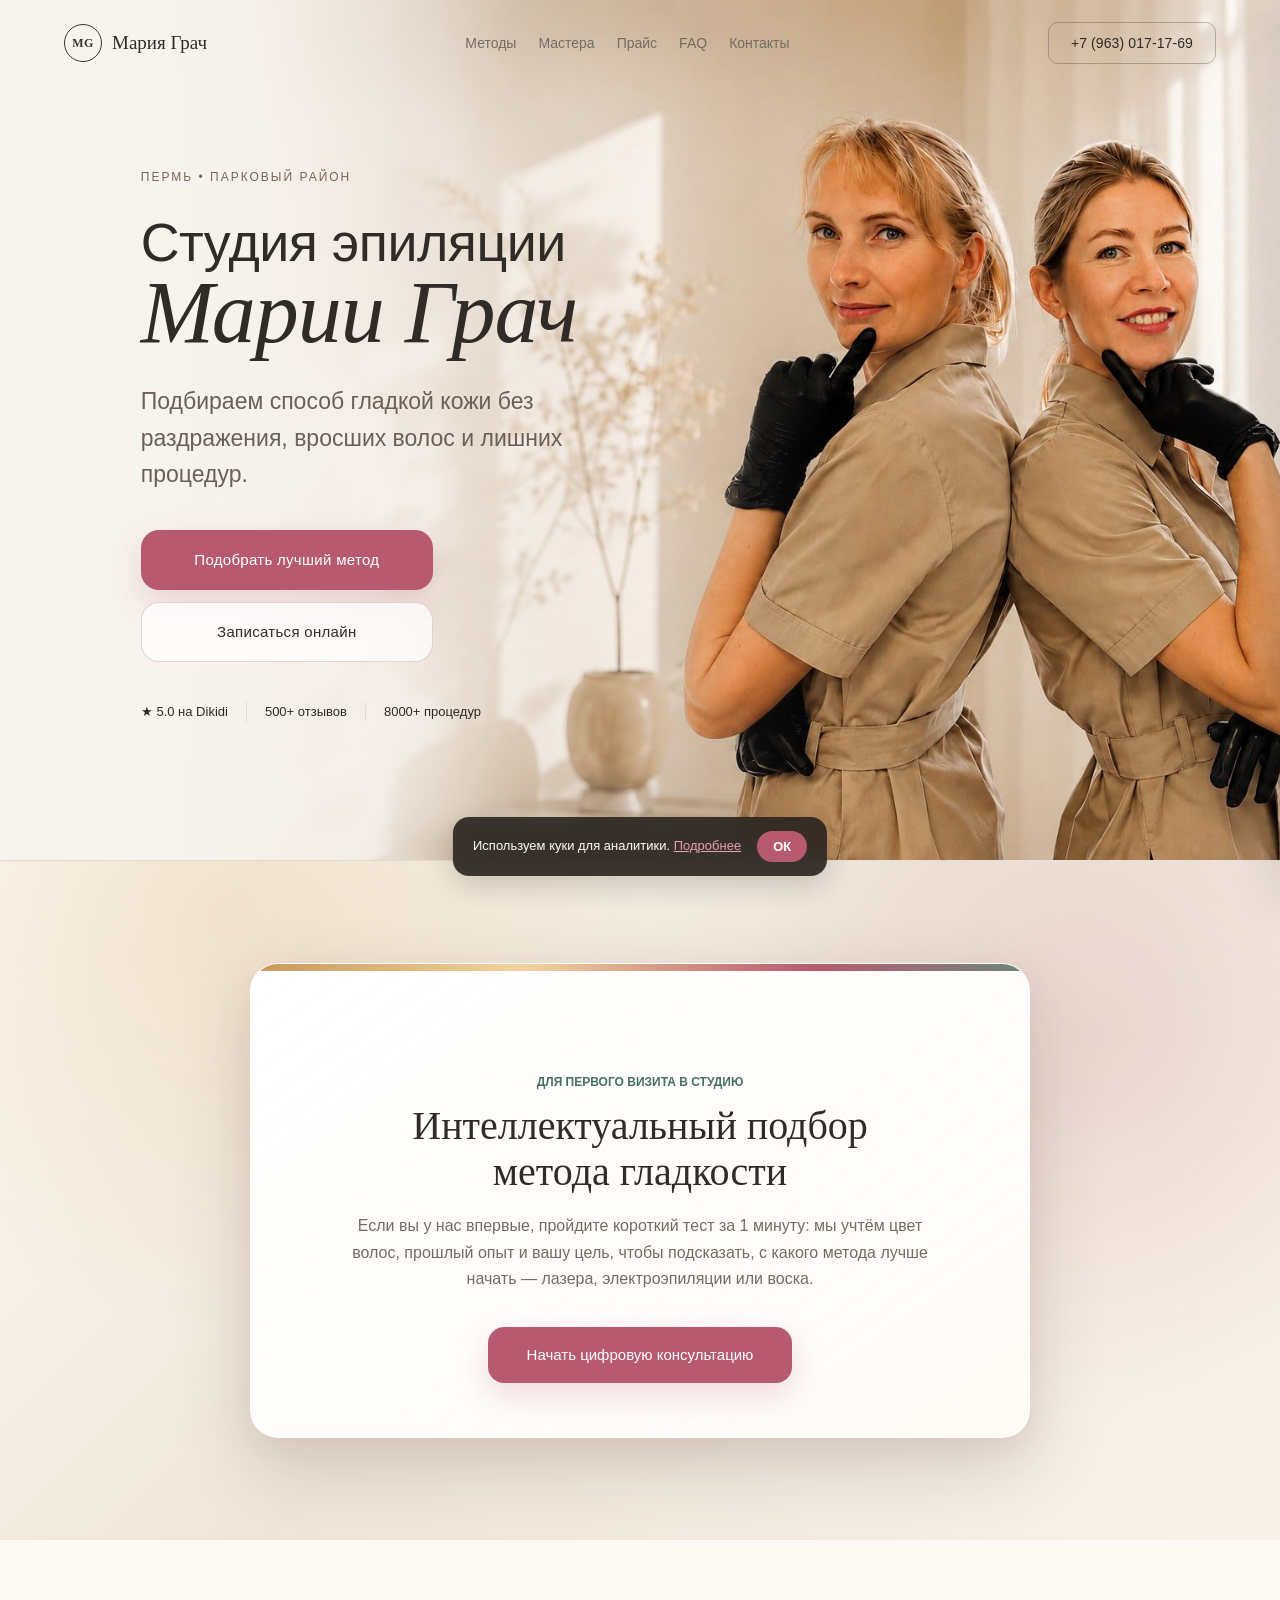
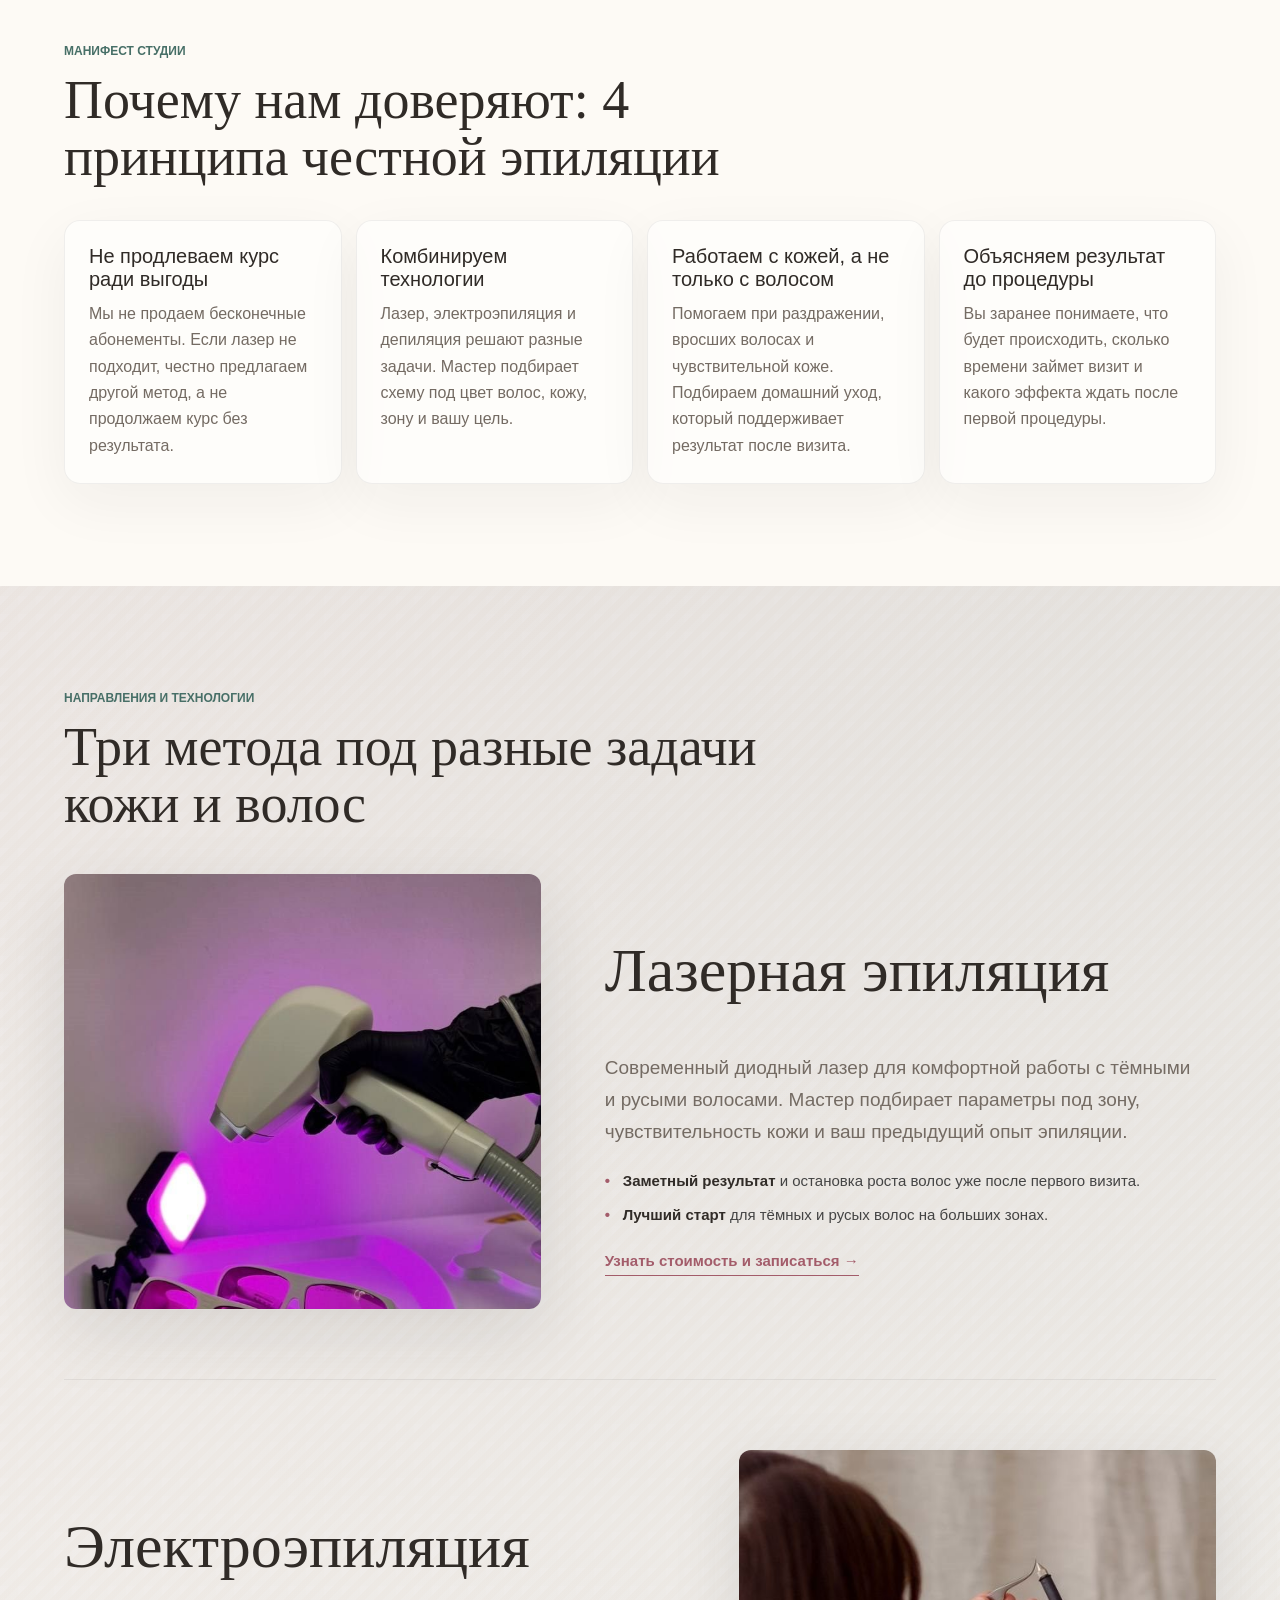
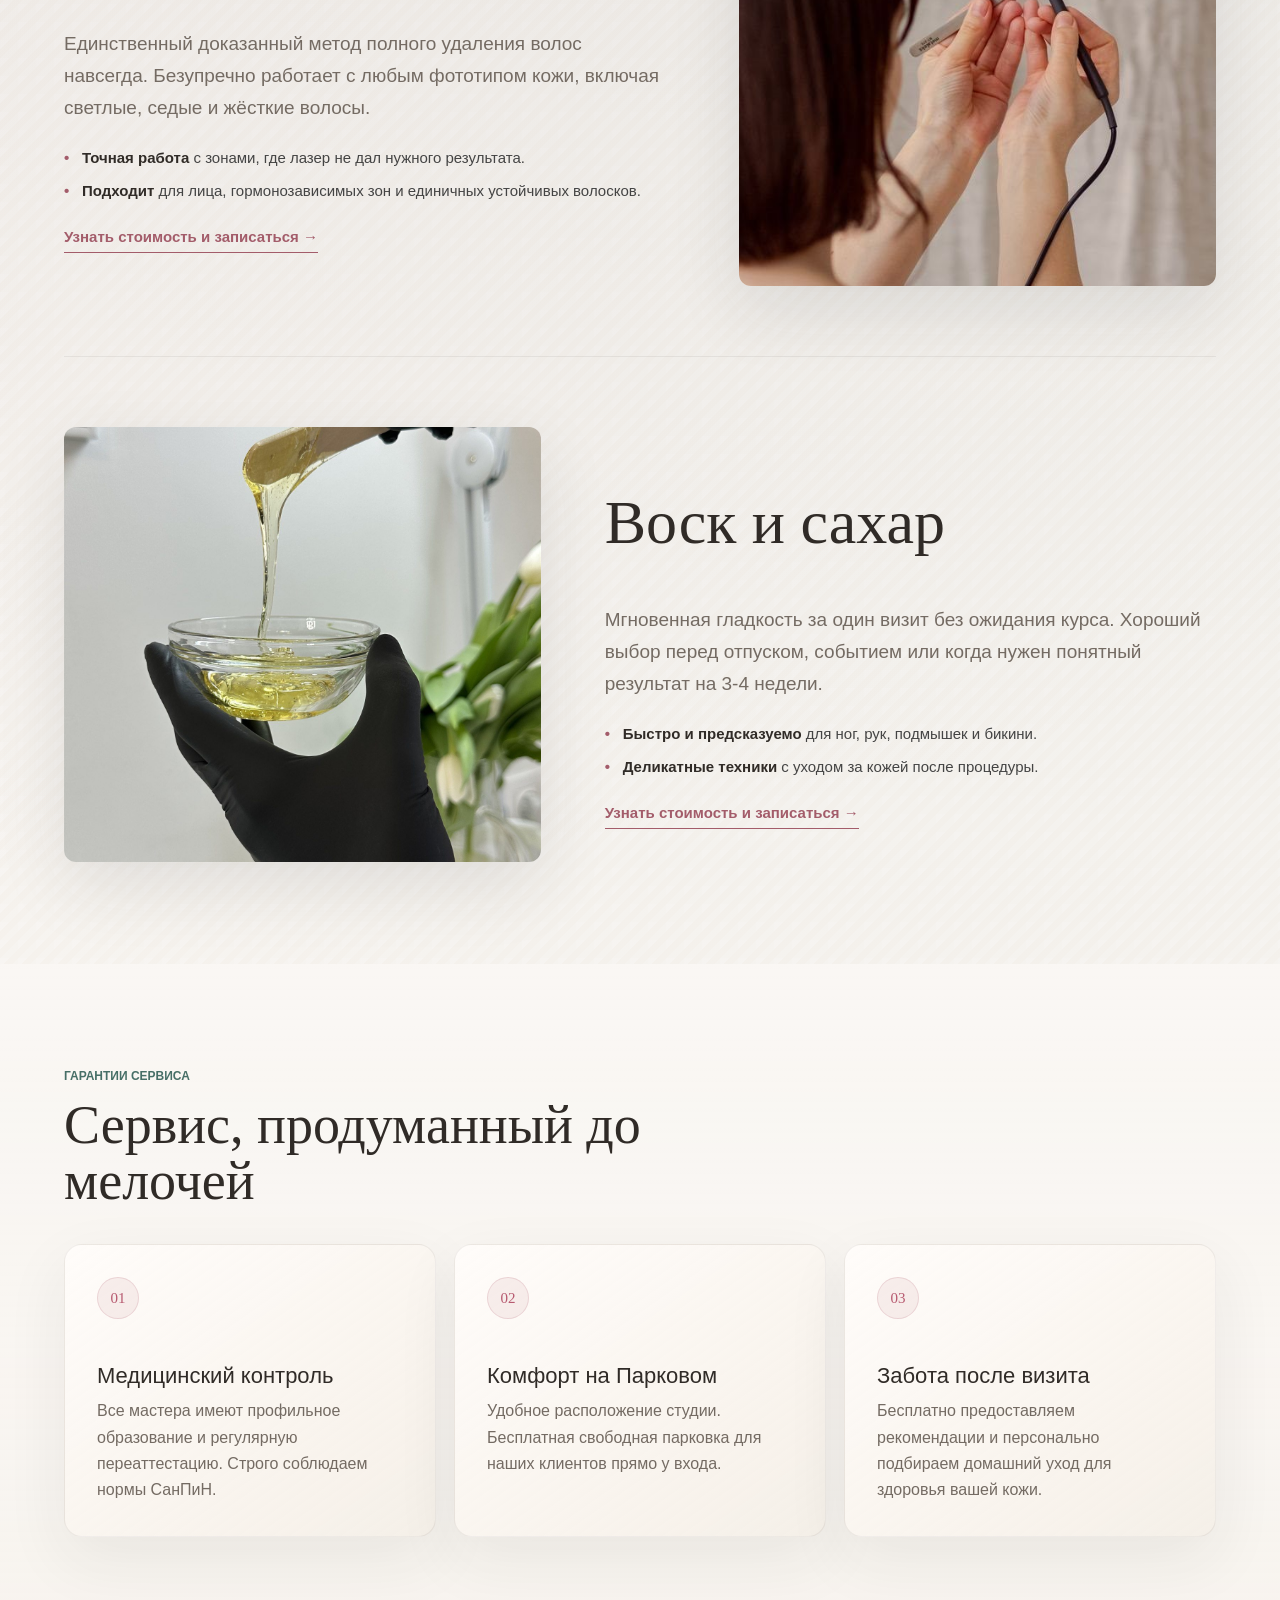
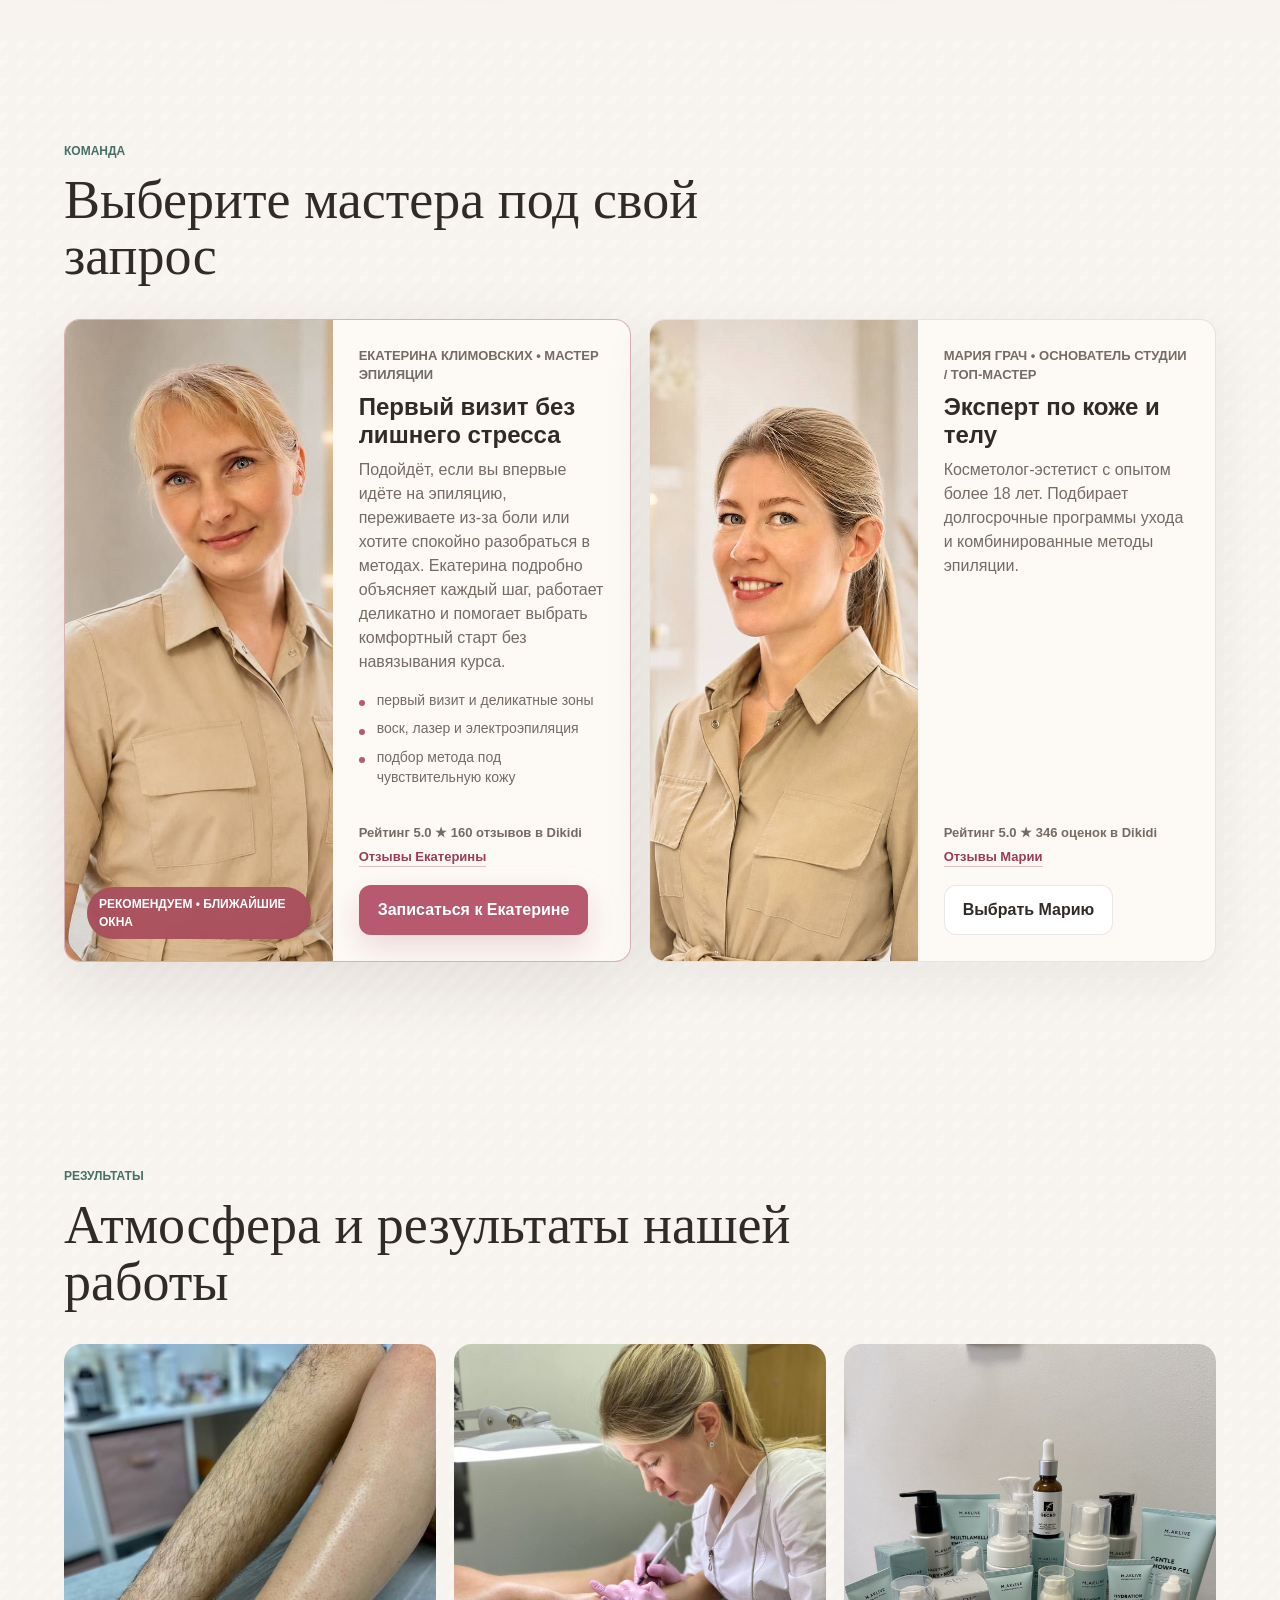
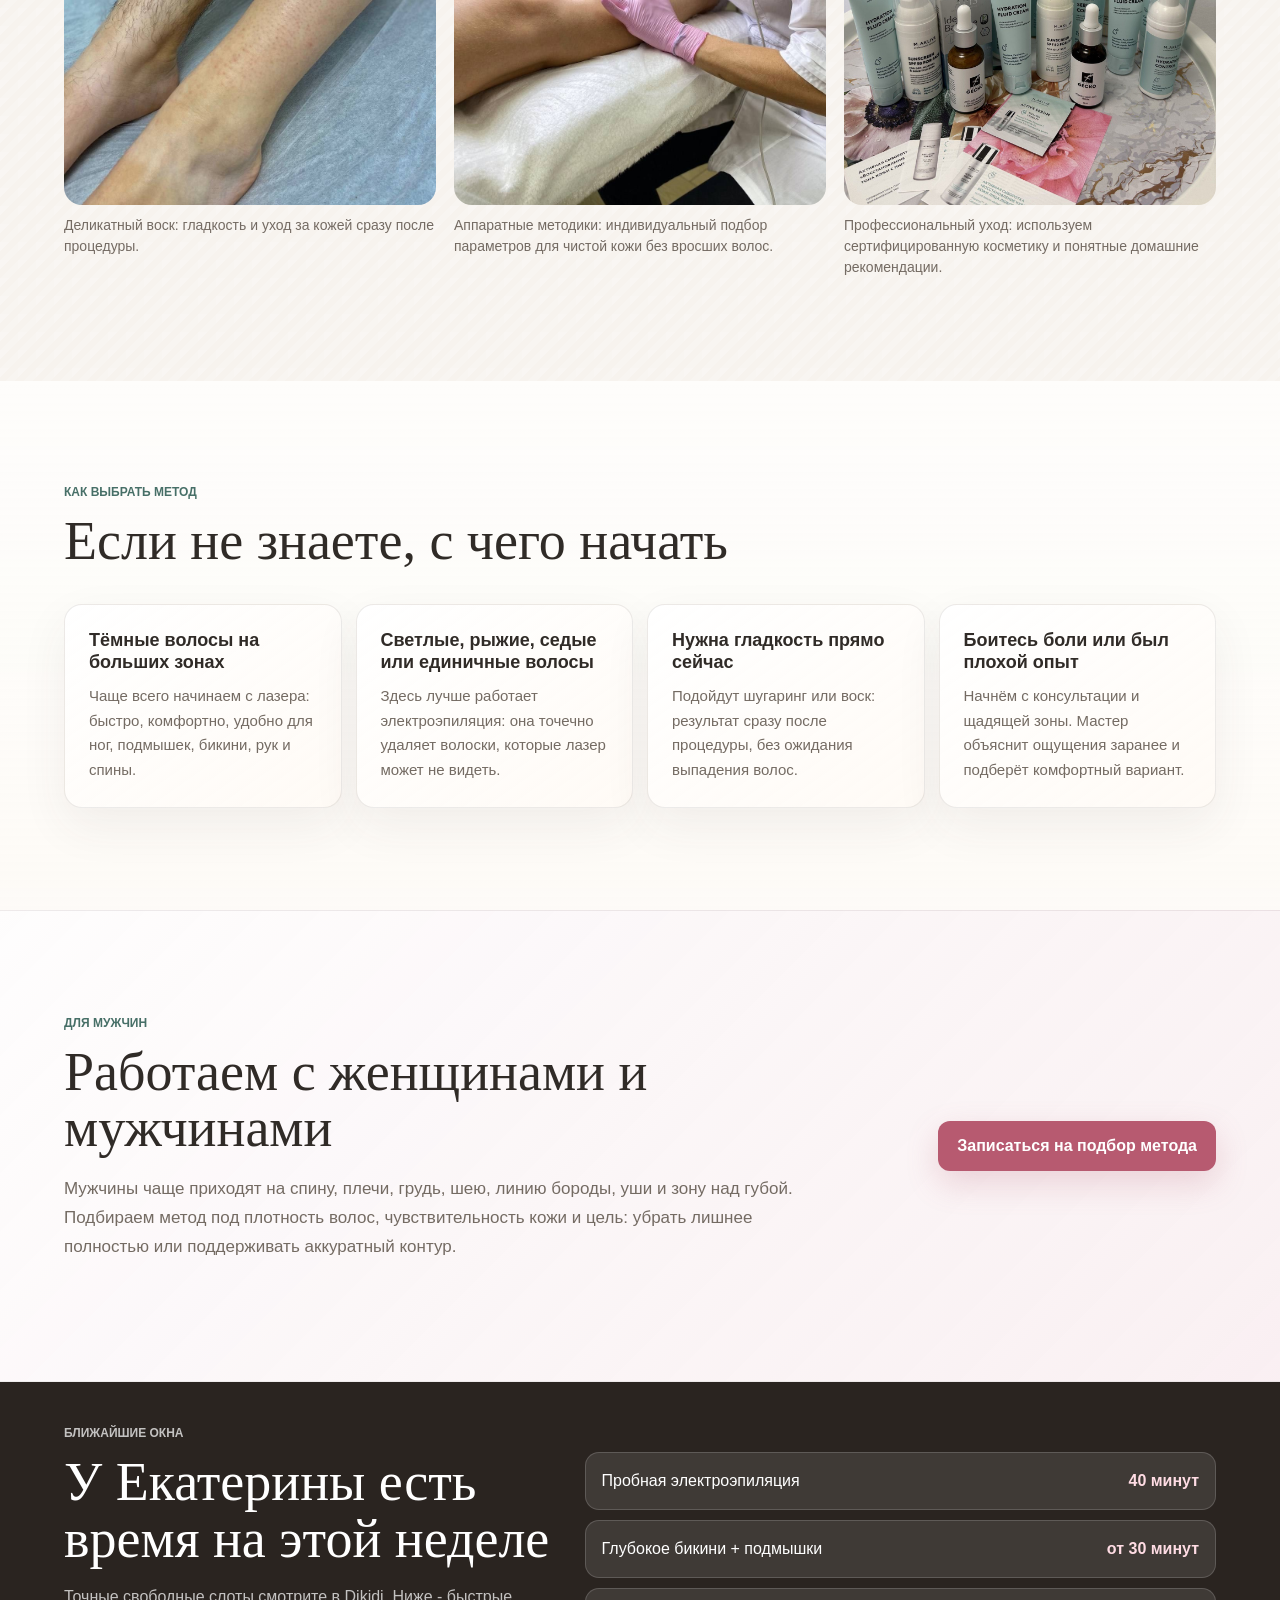
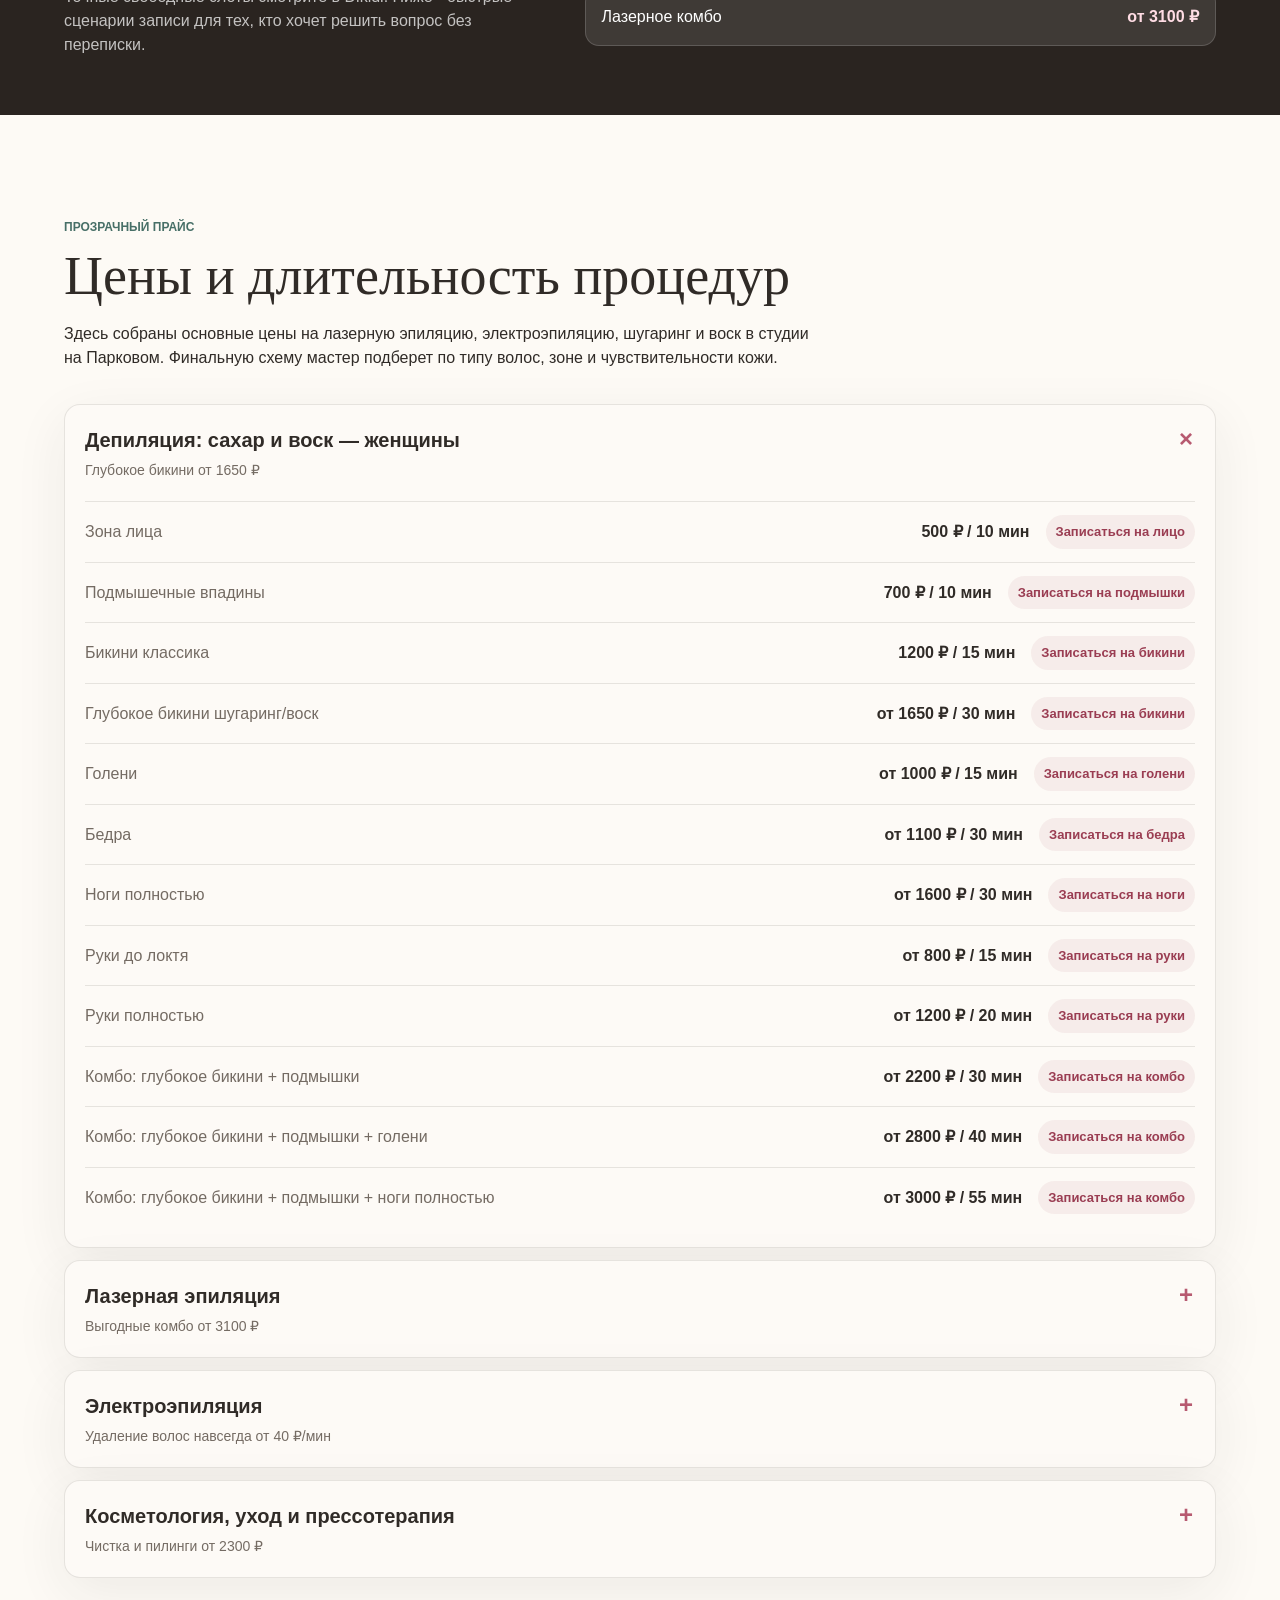
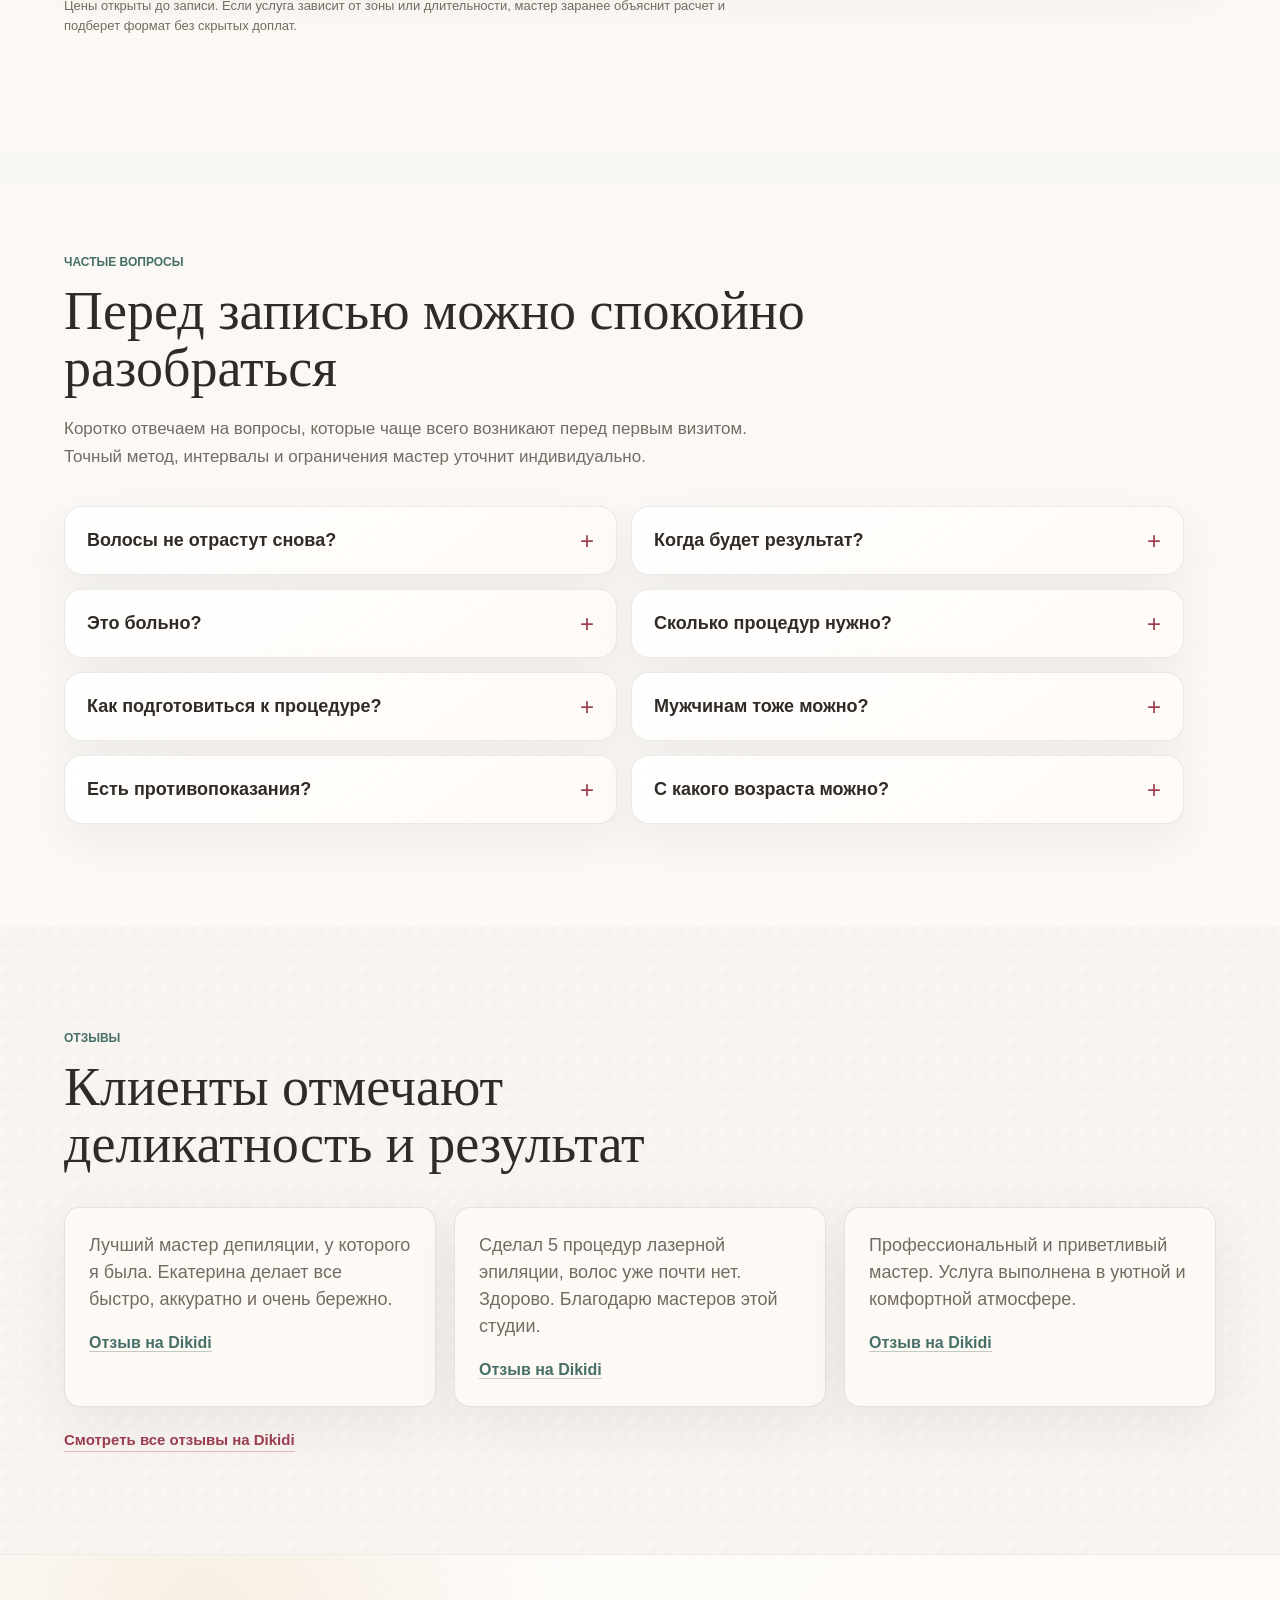
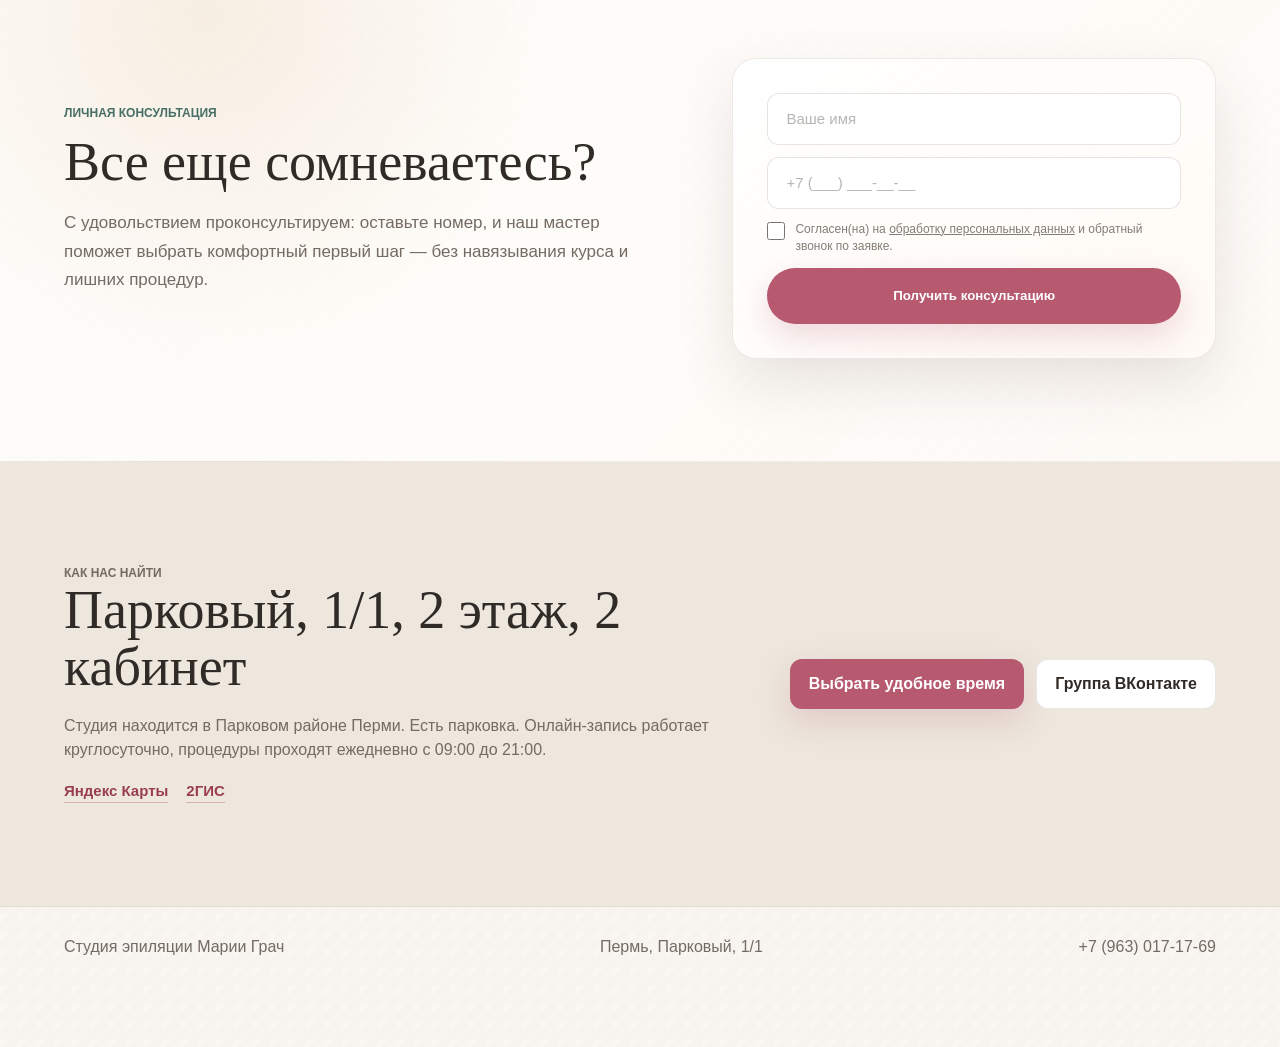
<file: index.html>
<!doctype html>
<html lang="ru">
  <head>
    <meta charset="utf-8">
    <meta name="viewport" content="width=device-width, initial-scale=1">
    <title>Студия эпиляции Марии Грач в Перми - лазер, электроэпиляция, депиляция</title>
    <meta name="description" content="Студия честной эпиляции в Парковом районе Перми. Лазерная эпиляция, электроэпиляция, шугаринг, воск, косметология. Онлайн-запись 24/7 через Dikidi.">
    <meta name="theme-color" content="#f8f3f4">
    <meta property="og:title" content="Студия эпиляции Марии Грач">
    <meta property="og:description" content="Подбираем метод под вашу кожу и чувствительность. Без лишних процедур и ложных обещаний.">
    <meta property="og:type" content="website">
    <meta property="og:url" content="https://www.grach-studio.ru/">
    <meta property="og:image" content="https://www.grach-studio.ru/assets/img/hero.jpg">
    <link rel="canonical" href="https://www.grach-studio.ru/">
    <link rel="icon" type="image/svg+xml" href="/favicon.svg">
    <link rel="icon" type="image/png" sizes="32x32" href="/favicon-32.png">
    <link rel="apple-touch-icon" href="/apple-touch-icon.png">
    <link rel="preload" as="image" href="assets/img/hero-mobile.jpg" media="(max-width: 768px)" fetchpriority="high">
    <link rel="preload" as="image" href="assets/img/hero.jpg" media="(min-width: 769px)" fetchpriority="high">
    <!-- Yandex.Metrika counter -->
    <script type="text/javascript">
        (function(m,e,t,r,i,k,a){
            m[i]=m[i]||function(){(m[i].a=m[i].a||[]).push(arguments)};
            m[i].l=1*new Date();
            for (var j = 0; j < document.scripts.length; j++) {if (document.scripts[j].src === r) { return; }}
            k=e.createElement(t),a=e.getElementsByTagName(t)[0],k.async=1,k.src=r,a.parentNode.insertBefore(k,a)
        })(window, document,'script','https://mc.yandex.ru/metrika/tag.js?id=109386062', 'ym');
        ym(109386062, 'init', {ssr:true, webvisor:true, clickmap:true, ecommerce:"dataLayer", referrer: document.referrer, url: location.href, accurateTrackBounce:true, trackLinks:true});
    </script>
    <noscript><div><img src="https://mc.yandex.ru/watch/109386062" style="position:absolute; left:-9999px;" alt="" /></div></noscript>
    <!-- /Yandex.Metrika counter -->
    <link rel="stylesheet" href="styles.css?v=20260527-6">
    <script type="application/ld+json">
      {
        "@context": "https://schema.org",
        "@type": "BeautySalon",
        "name": "Студия эпиляции Марии Грач",
        "description": "Студия эпиляции в Парковом районе Перми: лазерная эпиляция, электроэпиляция, шугаринг, воск, косметология и уход за телом.",
        "image": "https://www.grach-studio.ru/assets/img/hero.jpg",
        "telephone": "+7 963 017-17-69",
        "url": "https://www.grach-studio.ru/",
        "priceRange": "500-9900 RUB",
        "address": {
          "@type": "PostalAddress",
          "addressLocality": "Пермь",
          "streetAddress": "Парковый, 1/1, 2 этаж, 2 кабинет",
          "addressCountry": "RU"
        },
        "openingHoursSpecification": [{
          "@type": "OpeningHoursSpecification",
          "dayOfWeek": ["Monday", "Tuesday", "Wednesday", "Thursday", "Friday", "Saturday", "Sunday"],
          "opens": "09:00",
          "closes": "21:00"
        }],
        "aggregateRating": {
          "@type": "AggregateRating",
          "ratingValue": "5.0",
          "reviewCount": "216",
          "ratingCount": "516"
        },
        "sameAs": [
          "https://vk.com/timebeautyperm",
          "https://dikidi.net/980738"
        ]
      }
    </script>
    <script type="application/ld+json">
      {
        "@context": "https://schema.org",
        "@type": "FAQPage",
        "mainEntity": [
          {
            "@type": "Question",
            "name": "Волосы не отрастут снова?",
            "acceptedAnswer": {
              "@type": "Answer",
              "text": "Лазер заметно уменьшает количество волос и замедляет рост. Электроэпиляция разрушает обработанный фолликул, поэтому подходит для стойкого результата. Шугаринг и воск дают временную гладкость: волосы отрастают, но при регулярных процедурах часто становятся тоньше и реже."
            }
          },
          {
            "@type": "Question",
            "name": "Когда будет результат?",
            "acceptedAnswer": {
              "@type": "Answer",
              "text": "После лазера волосы обычно начинают выпадать через 1-2 недели, выраженное прореживание видно после нескольких сеансов. Электроэпиляция работает постепенно: результат накапливается от процедуры к процедуре. После воска и шугаринга гладкость видна сразу и держится в среднем 3-4 недели."
            }
          },
          {
            "@type": "Question",
            "name": "Это больно?",
            "acceptedAnswer": {
              "@type": "Answer",
              "text": "Ощущения зависят от метода, зоны и чувствительности кожи. Лазер чаще воспринимается как тепло или лёгкое пощипывание. Электроэпиляция ощущается точечно, как короткий укол в каждый волосок. Воск и шугаринг дают резкое тянущее ощущение, которое быстро проходит."
            }
          },
          {
            "@type": "Question",
            "name": "Сколько процедур нужно?",
            "acceptedAnswer": {
              "@type": "Answer",
              "text": "Количество процедур зависит от типа волос, зоны, кожи и гормонального фона. Для лазера часто нужен курс из нескольких процедур и поддерживающие визиты. Электроэпиляция обычно длится дольше, но работает точечно. После первого визита мастер даст прогноз именно по вашему случаю."
            }
          },
          {
            "@type": "Question",
            "name": "Как подготовиться к процедуре?",
            "acceptedAnswer": {
              "@type": "Answer",
              "text": "Для лазера волосы обычно сбривают за 24 часа до визита. Для электроэпиляции нужна длина 2-4 мм, поэтому зону не бреют несколько дней. Для воска и шугаринга волос должен быть не короче 3-5 мм. Если есть лекарства, загар или чувствительность кожи, лучше предупредить мастера заранее."
            }
          },
          {
            "@type": "Question",
            "name": "Мужчинам тоже можно?",
            "acceptedAnswer": {
              "@type": "Answer",
              "text": "Да, все методы подходят мужчинам. Частые зоны: спина, плечи, грудь, шея, линия бороды, уши и зона над губой. Мастер подберёт метод под плотность волос, чувствительность кожи и желаемый результат."
            }
          },
          {
            "@type": "Question",
            "name": "Есть противопоказания?",
            "acceptedAnswer": {
              "@type": "Answer",
              "text": "Есть ограничения, которые важно обсудить до записи: воспаления или повреждения кожи в зоне, обострение кожных заболеваний, некоторые лекарства, загар, беременность, кардиостимулятор и отдельные системные состояния. Если сомневаетесь, напишите нам до визита."
            }
          },
          {
            "@type": "Question",
            "name": "С какого возраста можно?",
            "acceptedAnswer": {
              "@type": "Answer",
              "text": "С подростками работаем только с согласия родителей и после консультации. Для воска и шугаринга возраст зависит от зоны и запроса. Лазер и электроэпиляцию для несовершеннолетних обсуждаем индивидуально, потому что гормональный фон ещё меняется."
            }
          }
        ]
      }
    </script>
  </head>
  <body>
    <header class="site-header">
      <a class="brand" href="#top" aria-label="Студия эпиляции Марии Грач">
        <span class="brand-mark">MG</span>
        <span>Мария Грач</span>
      </a>
      <nav class="nav" aria-label="Основная навигация">
        <a href="#methods">Методы</a>
        <a href="#masters">Мастера</a>
        <a href="#price">Прайс</a>
        <a href="#faq">FAQ</a>
        <a href="#contacts">Контакты</a>
      </nav>
      <div class="header-actions" aria-label="Быстрые действия">
        <a class="header-phone" href="tel:+79630171769">+7 (963) 017-17-69</a>
        <button class="burger-btn" id="burgerBtn" aria-label="Открыть меню" aria-expanded="false">
          <span></span>
          <span></span>
          <span></span>
        </button>
      </div>
    </header>

    <div class="nav-overlay" id="navOverlay"></div>
    <nav class="nav-drawer" id="navDrawer" aria-label="Мобильное меню">
      <button class="nav-drawer-close" id="drawerClose" aria-label="Закрыть меню">&#x2715;</button>
      <div class="nav-drawer-links">
        <a href="#methods" data-drawer-link>Методы</a>
        <a href="#masters" data-drawer-link>Мастера</a>
        <a href="#price" data-drawer-link>Прайс</a>
        <a href="#faq" data-drawer-link>FAQ</a>
        <a href="#contacts" data-drawer-link>Контакты</a>
      </div>
      <a class="nav-drawer-phone" href="tel:+79630171769">+7 (963) 017-17-69</a>
      <a class="nav-drawer-cta" href="#guide">Подобрать лучший метод</a>
    </nav>

    <main id="top">
      <section class="hero" aria-labelledby="hero-title">
        <div class="hero-content">
          <!-- мобильное фото — прямой дочерний элемент flex-контейнера,
               order:-1 работает корректно и показывает его первым -->
          <div class="mobile-hero-photo">
            <img src="assets/img/hero-mobile.jpg" width="818" height="1024" alt="Мария Грач и Екатерина Климовских в студии эпиляции в Парковом районе Перми" decoding="async" fetchpriority="high">
          </div>
          <div class="hero-text-container">
            <p class="eyebrow hero-kicker">Пермь • Парковый район</p>
            <h1 id="hero-title" class="hero-title">
              <span class="hero-title-main">Студия эпиляции</span>
              <span class="hero-title-name">Марии Грач</span>
            </h1>
            <p class="hero-lead hero-subtitle desktop-lead">Подбираем способ гладкой кожи без раздражения, вросших волос и&nbsp;лишних процедур.</p>
            <p class="hero-lead mobile-lead">Подбираем способ гладкой кожи без раздражения и&nbsp;лишних процедур.</p>
            <div class="hero-actions">
              <a class="button primary" href="#guide">Подобрать лучший метод</a>
              <a class="button secondary" href="https://dikidi.net/980738">Записаться онлайн</a>
            </div>
            <div class="proof-row" aria-label="Доказательства доверия">
              <span><b>★ 5.0</b> на Dikidi</span>
              <span><b>500+</b> отзывов</span>
              <span><b>8000+</b> процедур</span>
            </div>
          </div>
        </div>
        <div class="hero-photo" role="img" aria-label="Мария Грач и Екатерина Климовских в студии эпиляции в Парковом районе Перми"></div>
      </section>

      <section class="intro section">
        <div class="section-head">
          <p class="eyebrow">Манифест студии</p>
          <h2>Почему нам доверяют: 4 принципа честной эпиляции</h2>
        </div>
        <div class="honesty-grid">
          <article>
            <h3>Не продлеваем курс ради выгоды</h3>
            <p>Мы не продаем бесконечные абонементы. Если лазер не подходит, честно предлагаем другой метод, а не продолжаем курс без результата.</p>
          </article>
          <article>
            <h3>Комбинируем технологии</h3>
            <p>Лазер, электроэпиляция и депиляция решают разные задачи. Мастер подбирает схему под цвет волос, кожу, зону и вашу цель.</p>
          </article>
          <article>
            <h3>Работаем с кожей, а не только с волосом</h3>
            <p>Помогаем при раздражении, вросших волосах и чувствительной коже. Подбираем домашний уход, который поддерживает результат после визита.</p>
          </article>
          <article>
            <h3>Объясняем результат до процедуры</h3>
            <p>Вы заранее понимаете, что будет происходить, сколько времени займет визит и какого эффекта ждать после первой процедуры.</p>
          </article>
        </div>
      </section>

      <section class="section methods" id="methods">
        <div class="section-head">
          <p class="eyebrow">Направления и технологии</p>
          <h2>Три метода под разные задачи кожи и волос</h2>
        </div>
        <div class="method-grid">
          <article class="method-card service-direction-card method-laser">
            <h3>Лазерная эпиляция</h3>
            <img src="assets/img/studio-equipment.jpg" width="745" height="1280" alt="Аппарат для лазерной эпиляции в студии Марии Грач" loading="lazy" decoding="async">
            <div class="method-copy">
              <p>Современный диодный лазер для комфортной работы с тёмными и русыми волосами. Мастер подбирает параметры под зону, чувствительность кожи и ваш предыдущий опыт эпиляции.</p>
              <ul class="service-list">
                <li class="service-list-item"><b>Заметный результат</b> и остановка роста волос уже после первого визита.</li>
                <li class="service-list-item"><b>Лучший старт</b> для тёмных и русых волос на больших зонах.</li>
              </ul>
              <a class="service-link-action" href="#laser">Узнать стоимость и записаться →</a>
            </div>
          </article>
          <article class="method-card service-direction-card method-electro">
            <h3>Электроэпиляция</h3>
            <img src="assets/img/electro.jpg" width="564" height="846" alt="Электроэпиляция в студии Марии Грач" loading="lazy" decoding="async">
            <div class="method-copy">
              <p>Единственный доказанный метод полного удаления волос навсегда. Безупречно работает с любым фототипом кожи, включая светлые, седые и жёсткие волосы.</p>
              <ul class="service-list">
                <li class="service-list-item"><b>Точная работа</b> с зонами, где лазер не дал нужного результата.</li>
                <li class="service-list-item"><b>Подходит</b> для лица, гормонозависимых зон и единичных устойчивых волосков.</li>
              </ul>
              <a class="service-link-action" href="#electro">Узнать стоимость и записаться →</a>
            </div>
          </article>
          <article class="method-card service-direction-card method-wax">
            <h3>Воск и сахар</h3>
            <img src="assets/img/wax-result.jpg" width="1350" height="1800" alt="Теплый воск для депиляции и шугаринга" loading="lazy" decoding="async">
            <div class="method-copy">
              <p>Мгновенная гладкость за один визит без ожидания курса. Хороший выбор перед отпуском, событием или когда нужен понятный результат на 3-4 недели.</p>
              <ul class="service-list">
                <li class="service-list-item"><b>Быстро и предсказуемо</b> для ног, рук, подмышек и бикини.</li>
                <li class="service-list-item"><b>Деликатные техники</b> с уходом за кожей после процедуры.</li>
              </ul>
              <a class="service-link-action" href="#wax">Узнать стоимость и записаться →</a>
            </div>
          </article>
        </div>
      </section>



      <section class="section service">
        <div class="section-head">
          <p class="eyebrow">Гарантии сервиса</p>
          <h2>Сервис, продуманный до мелочей</h2>
        </div>
        <div class="service-track" aria-label="Преимущества студии">
          <article class="service-card">
            <span class="service-icon" aria-hidden="true">01</span>
            <h3>Медицинский контроль</h3>
            <p>Все мастера имеют профильное образование и регулярную переаттестацию. Строго соблюдаем нормы СанПиН.</p>
          </article>
          <article class="service-card">
            <span class="service-icon" aria-hidden="true">02</span>
            <h3>Комфорт на Парковом</h3>
            <p>Удобное расположение студии. Бесплатная свободная парковка для наших клиентов прямо у входа.</p>
          </article>
          <article class="service-card">
            <span class="service-icon" aria-hidden="true">03</span>
            <h3>Забота после визита</h3>
            <p>Бесплатно предоставляем рекомендации и персонально подбираем домашний уход для здоровья вашей кожи.</p>
          </article>
        </div>
        <div class="service-dots" aria-hidden="true">
          <span></span>
          <span></span>
          <span></span>
        </div>
      </section>

      <section class="section masters" id="masters">
        <div class="section-head">
          <p class="eyebrow">Команда</p>
          <h2>Выберите мастера под свой запрос</h2>
        </div>
        <div class="master-grid">
          <article class="master-card focus">
            <div class="master-photo">
              <img src="assets/img/ekaterina.jpg" width="960" height="1280" alt="Екатерина Климовских, мастер депиляции и электроэпиляции" loading="lazy" decoding="async">
              <span class="recommend-badge">Рекомендуем • ближайшие окна</span>
            </div>
            <div class="master-body">
              <p class="master-role">Екатерина Климовских • мастер эпиляции</p>
              <h3>Первый визит без лишнего стресса</h3>
              <p>Подойдёт, если вы впервые идёте на эпиляцию, переживаете из-за боли или хотите спокойно разобраться в методах. Екатерина подробно объясняет каждый шаг, работает деликатно и помогает выбрать комфортный старт без навязывания курса.</p>
              <ul class="master-points">
                <li>первый визит и деликатные зоны</li>
                <li>воск, лазер и электроэпиляция</li>
                <li>подбор метода под чувствительную кожу</li>
              </ul>
              <a class="rating-line review-link" href="https://dikidi.net/980738?p=2.pi-mi-pr&o=11&m=3336334" target="_blank" rel="noopener">Рейтинг 5.0 ★ 160 отзывов в Dikidi <span>Отзывы Екатерины</span></a>
              <a class="button primary" href="https://dikidi.net/980738">Записаться к Екатерине</a>
            </div>
          </article>
          <article class="master-card">
            <img src="assets/img/maria.jpg" width="960" height="1280" alt="Мария Грач, основатель студии и топ-мастер" loading="lazy" decoding="async">
            <div class="master-body">
              <p class="master-role">Мария Грач • основатель студии / топ-мастер</p>
              <h3>Эксперт по коже и телу</h3>
              <p>Косметолог-эстетист с опытом более 18 лет. Подбирает долгосрочные программы ухода и комбинированные методы эпиляции.</p>
              <a class="rating-line review-link" href="https://dikidi.net/980738?p=2.pi-mi-pr&o=11&m=2220406" target="_blank" rel="noopener">Рейтинг 5.0 ★ 346 оценок в Dikidi <span>Отзывы Марии</span></a>
              <a class="button secondary" href="https://dikidi.net/980738">Выбрать Марию</a>
            </div>
          </article>
        </div>
      </section>

      <section class="section results">
        <div class="section-head">
          <p class="eyebrow">Результаты</p>
          <h2>Атмосфера и результаты нашей работы</h2>
        </div>
        <div class="result-grid carousel" aria-label="Галерея результатов и атмосферы">
          <figure>
            <img src="assets/img/laser-result.jpg" width="960" height="1280" alt="Результат 1 после процедуры эпиляции в студии Марии Грач" loading="lazy" decoding="async">
            <figcaption>Деликатный воск: гладкость и уход за кожей сразу после процедуры.</figcaption>
          </figure>
          <figure>
            <img src="assets/img/legs-result.jpg" width="960" height="1280" alt="Результат 2 после процедуры эпиляции в студии Марии Грач" loading="lazy" decoding="async">
            <figcaption>Аппаратные методики: индивидуальный подбор параметров для чистой кожи без вросших волос.</figcaption>
          </figure>
          <figure>
            <img src="assets/img/care.jpg" width="1350" height="1800" alt="Профессиональная косметика премиум-класса для ухода после процедур" loading="lazy" decoding="async">
            <figcaption>Профессиональный уход: используем сертифицированную косметику и понятные домашние рекомендации.</figcaption>
          </figure>
        </div>
      </section>

      <section class="section choice-guide">
        <div class="section-head">
          <p class="eyebrow">Как выбрать метод</p>
          <h2>Если не знаете, с чего начать</h2>
        </div>
        <div class="choice-grid">
          <article>
            <h3>Тёмные волосы на больших зонах</h3>
            <p>Чаще всего начинаем с лазера: быстро, комфортно, удобно для ног, подмышек, бикини, рук и спины.</p>
          </article>
          <article>
            <h3>Светлые, рыжие, седые или единичные волосы</h3>
            <p>Здесь лучше работает электроэпиляция: она точечно удаляет волоски, которые лазер может не видеть.</p>
          </article>
          <article>
            <h3>Нужна гладкость прямо сейчас</h3>
            <p>Подойдут шугаринг или воск: результат сразу после процедуры, без ожидания выпадения волос.</p>
          </article>
          <article>
            <h3>Боитесь боли или был плохой опыт</h3>
            <p>Начнём с консультации и щадящей зоны. Мастер объяснит ощущения заранее и подберёт комфортный вариант.</p>
          </article>
        </div>
      </section>

      <section class="section men-section">
        <div>
          <p class="eyebrow">Для мужчин</p>
          <h2>Работаем с женщинами и мужчинами</h2>
          <p>Мужчины чаще приходят на спину, плечи, грудь, шею, линию бороды, уши и зону над губой. Подбираем метод под плотность волос, чувствительность кожи и цель: убрать лишнее полностью или поддерживать аккуратный контур.</p>
        </div>
        <a class="button primary" href="https://dikidi.net/980738">Записаться на подбор метода</a>
      </section>


      <section class="slots">
        <div>
          <p class="eyebrow">Ближайшие окна</p>
          <h2>У Екатерины есть время на этой неделе</h2>
          <p>Точные свободные слоты смотрите в Dikidi. Ниже - быстрые сценарии записи для тех, кто хочет решить вопрос без переписки.</p>
        </div>
        <div class="slot-grid">
          <a href="https://dikidi.net/980738"><span>Пробная электроэпиляция</span><b>40 минут</b></a>
          <a href="https://dikidi.net/980738"><span>Глубокое бикини + подмышки</span><b>от 30 минут</b></a>
          <a href="https://dikidi.net/980738"><span>Лазерное комбо</span><b>от 3100 ₽</b></a>
        </div>
      </section>

      <section class="section price" id="price">
        <div class="section-head">
          <p class="eyebrow">Прозрачный прайс</p>
          <h2>Цены и длительность процедур</h2>
          <p>Здесь собраны основные цены на лазерную эпиляцию, электроэпиляцию, шугаринг и воск в студии на Парковом. Финальную схему мастер подберет по типу волос, зоне и чувствительности кожи.</p>
        </div>

        <div class="accordion">
          <details open id="wax">
            <summary><span>Депиляция: сахар и воск — женщины</span><small>Глубокое бикини от 1650 ₽</small></summary>
            <div class="price-list">
              <div><span>Зона лица</span><b>500 ₽ / 10 мин</b><a href="https://dikidi.net/980738">Записаться на лицо</a></div>
              <div><span>Подмышечные впадины</span><b>700 ₽ / 10 мин</b><a href="https://dikidi.net/980738">Записаться на подмышки</a></div>
              <div><span>Бикини классика</span><b>1200 ₽ / 15 мин</b><a href="https://dikidi.net/980738">Записаться на бикини</a></div>
              <div><span>Глубокое бикини шугаринг/воск</span><b>от 1650 ₽ / 30 мин</b><a href="https://dikidi.net/980738">Записаться на бикини</a></div>
              <div><span>Голени</span><b>от 1000 ₽ / 15 мин</b><a href="https://dikidi.net/980738">Записаться на голени</a></div>
              <div><span>Бедра</span><b>от 1100 ₽ / 30 мин</b><a href="https://dikidi.net/980738">Записаться на бедра</a></div>
              <div><span>Ноги полностью</span><b>от 1600 ₽ / 30 мин</b><a href="https://dikidi.net/980738">Записаться на ноги</a></div>
              <div><span>Руки до локтя</span><b>от 800 ₽ / 15 мин</b><a href="https://dikidi.net/980738">Записаться на руки</a></div>
              <div><span>Руки полностью</span><b>от 1200 ₽ / 20 мин</b><a href="https://dikidi.net/980738">Записаться на руки</a></div>
              <div><span>Комбо: глубокое бикини + подмышки</span><b>от 2200 ₽ / 30 мин</b><a href="https://dikidi.net/980738">Записаться на комбо</a></div>
              <div><span>Комбо: глубокое бикини + подмышки + голени</span><b>от 2800 ₽ / 40 мин</b><a href="https://dikidi.net/980738">Записаться на комбо</a></div>
              <div><span>Комбо: глубокое бикини + подмышки + ноги полностью</span><b>от 3000 ₽ / 55 мин</b><a href="https://dikidi.net/980738">Записаться на комбо</a></div>
            </div>
          </details>

          <details id="laser">
            <summary><span>Лазерная эпиляция</span><small>Выгодные комбо от 3100 ₽</small></summary>
            <div class="price-list">
              <div><span>Подмышки</span><b>1200 ₽ / 10 мин</b><a href="https://dikidi.net/980738">Записаться на лазер</a></div>
              <div><span>Бикини классическое</span><b>1550 ₽ / 15 мин</b><a href="https://dikidi.net/980738">Записаться на лазер</a></div>
              <div><span>Глубокое бикини</span><b>от 2700 ₽ / 30 мин</b><a href="https://dikidi.net/980738">Записаться на лазер</a></div>
              <div><span>Голени с коленями</span><b>от 2300 ₽ / 30 мин</b><a href="https://dikidi.net/980738">Записаться на лазер</a></div>
              <div><span>Ноги полностью</span><b>3500 ₽ / 50 мин</b><a href="https://dikidi.net/980738">Записаться на лазер</a></div>
              <div><span>Руки полностью</span><b>2500 ₽ / 40 мин</b><a href="https://dikidi.net/980738">Записаться на лазер</a></div>
              <div><span>Комбо 1: глубокое бикини + подмышки</span><b>от 3100 ₽ / 30 мин</b><a href="https://dikidi.net/980738">Записаться на комбо</a></div>
              <div><span>Комбо 4: глубокое бикини + подмышки + голени</span><b>от 5200 ₽ / 60 мин</b><a href="https://dikidi.net/980738">Записаться на комбо</a></div>
              <div><span>Комбо 5: глубокое бикини + подмышки + ноги полностью</span><b>6300 ₽ / 90 мин</b><a href="https://dikidi.net/980738">Записаться на комбо</a></div>
              <div><span>Комбо 6: все включено, любые зоны</span><b>9900 ₽ / 120 мин</b><a href="https://dikidi.net/980738">Записаться на комбо</a></div>
            </div>
          </details>

          <details id="electro">
            <summary><span>Электроэпиляция</span><small>Удаление волос навсегда от 40 ₽/мин</small></summary>
            <div class="price-list">
              <div><span>Электроэпиляция тела</span><b>от 40 ₽ / мин</b><a href="https://dikidi.net/980738">Записаться на электро</a></div>
              <div><span>Электроэпиляция лица</span><b>от 50 ₽ / мин</b><a href="https://dikidi.net/980738">Записаться на электро</a></div>
              <div><span>Пробная процедура 20 минут</span><b>850 ₽</b><a href="https://dikidi.net/980738">Пробная электро</a></div>
              <div><span>Пробная процедура 40 минут</span><b>1450 ₽</b><a href="https://dikidi.net/980738">Пробная электро</a></div>
            </div>
          </details>

          <details>
            <summary><span>Косметология, уход и прессотерапия</span><small>Чистка и пилинги от 2300 ₽</small></summary>
            <div class="price-list">
              <div><span>Ультразвуковая чистка</span><b>от 2300 ₽ / 90 мин</b><a href="https://dikidi.net/980738">Записаться на уход</a></div>
              <div><span>Пилинг</span><b>от 2300 ₽ / 50 мин</b><a href="https://dikidi.net/980738">Записаться на уход</a></div>
              <div><span>Массаж лица</span><b>2300 ₽ / 50 мин</b><a href="https://dikidi.net/980738">Записаться на уход</a></div>
              <div><span>Карбокситерапия</span><b>3200 ₽ / 60 мин</b><a href="https://dikidi.net/980738">Записаться на уход</a></div>
              <div><span>Прессотерапия</span><b>900 ₽ / 40 мин</b><a href="https://dikidi.net/980738">Записаться на прессотерапию</a></div>
              <div><span>Прессотерапия с обертыванием</span><b>1300 ₽ / 60 мин</b><a href="https://dikidi.net/980738">Записаться на прессотерапию</a></div>
            </div>
          </details>
        </div>
        <p class="price-note">Цены открыты до записи. Если услуга зависит от зоны или длительности, мастер заранее объяснит расчет и подберет формат без скрытых доплат.</p>
      </section>

      <!-- ── Интеллектуальный квиз ── -->
      <section class="qr-section section" id="guide">
        <div class="qr-wrap">

          <div class="qr-progress" id="qrProgress">
            <div class="qr-progress-fill" id="qrFill"></div>
          </div>

          <!-- Шаг 0: Старт -->
          <div class="qr-step qr-active" id="qr-0">
            <div class="qr-start-inner">
              <p class="eyebrow">Для первого визита в студию</p>
              <h2 class="qr-title">Интеллектуальный подбор метода гладкости</h2>
              <p class="qr-lead">Если вы у нас впервые, пройдите короткий тест за 1 минуту: мы учтём цвет волос, прошлый опыт и вашу цель, чтобы подсказать, с какого метода лучше начать — лазера, электроэпиляции или воска.</p>
              <button class="button primary qr-btn-start">Начать цифровую консультацию</button>
            </div>
          </div>

          <!-- Шаг 1: Цвет волос -->
          <div class="qr-step" id="qr-1">
            <p class="qr-q-label">Вопрос 1 из 3</p>
            <h3 class="qr-q-text">Каков ваш естественный цвет волос в зоне, которую вы хотите обработать?</h3>
            <div class="qr-options" data-step="1">
              <button class="qr-option" data-value="dark">
                <span class="qr-dot" style="background:#2E1C0E"></span>Тёмные / жёсткие
              </button>
              <button class="qr-option" data-value="medium">
                <span class="qr-dot" style="background:#9E7352"></span>Русые / шатен
              </button>
              <button class="qr-option" data-value="light">
                <span class="qr-dot" style="background:#D9C5A8;border:1px solid rgba(70,60,50,.2)"></span>Светлые / рыжие / седые
              </button>
            </div>
          </div>

          <!-- Шаг 2: Опыт и сложности -->
          <div class="qr-step" id="qr-2">
            <p class="qr-q-label">Вопрос 2 из 3</p>
            <h3 class="qr-q-text">Что сейчас больше всего мешает прийти к гладкой коже?</h3>
            <div class="qr-options" data-step="2">
              <button class="qr-option" data-value="irritation">Раздражение, покраснение и зуд кожи на следующий день</button>
              <button class="qr-option" data-value="ingrown">Вросшие волосы и тёмные точки</button>
              <button class="qr-option" data-value="fast">Волосы растут слишком быстро — эффект «ёжика» уже к вечеру</button>
              <button class="qr-option" data-value="laser_failed">Уже был опыт лазера, но заметного результата не было</button>
              <button class="qr-option" data-value="none">Особых проблем нет, ищу долгосрочный результат</button>
            </div>
          </div>

          <!-- Шаг 3: Цель -->
          <div class="qr-step" id="qr-3">
            <p class="qr-q-label">Вопрос 3 из 3</p>
            <h3 class="qr-q-text">Какой результат для вас в приоритете?</h3>
            <div class="qr-options" data-step="3">
              <button class="qr-option" data-value="permanent">Удалить волосы навсегда, даже если нужен системный курс</button>
              <button class="qr-option" data-value="quick">Идеальная гладкость за один визит без долгого ожидания</button>
              <button class="qr-option" data-value="trial">Хочу попробовать и оценить комфорт на чувствительной зоне</button>
            </div>
          </div>

          <!-- Шаг 4: Загрузка -->
          <div class="qr-step" id="qr-4">
            <div class="qr-loading">
              <div class="qr-loader-track">
                <div class="qr-loader-fill" id="qrLoaderFill"></div>
              </div>
              <p class="qr-loading-text" id="qrLoadingText">Анализируем ваш фототип…</p>
            </div>
          </div>

          <!-- Шаг 5: Результат + форма -->
          <div class="qr-step" id="qr-5">
            <div class="qr-result-inner">
              <div class="qr-badge" id="qrBadge">
                <p class="qr-badge-label">Рекомендованный метод</p>
                <p class="qr-badge-method" id="qrMethod">Лазерная эпиляция</p>
                <p class="qr-badge-reason" id="qrReason"></p>
                <div class="qr-offer" id="qrOffer"></div>
              </div>
              <h2 class="qr-title">Ваша персональная рекомендация готова</h2>
              <p class="qr-lead">Можно сразу выбрать удобное время онлайн или оставить номер: наш мастер подскажет, с какого метода лучше начать именно в вашей ситуации.</p>
              <div class="qr-actions">
                <a class="button primary qr-online" href="https://dikidi.net/980738">Записаться онлайн</a>
                <a class="button secondary qr-consult-link" href="#consultation">Получить консультацию</a>
              </div>
              <p class="qr-fineprint">Скидка по результату квиза действует только для новых клиентов студии и применяется при записи к Екатерине.</p>
            </div>
          </div>

        </div>
      </section>

      <section class="section faq-section" id="faq">
        <div class="section-head">
          <p class="eyebrow">Частые вопросы</p>
          <h2>Перед записью можно спокойно разобраться</h2>
          <p>Коротко отвечаем на вопросы, которые чаще всего возникают перед первым визитом. Точный метод, интервалы и ограничения мастер уточнит индивидуально.</p>
        </div>
        <div class="faq-list">
          <details class="faq-item">
            <summary>Волосы не отрастут снова?</summary>
            <p>Лазер заметно уменьшает количество волос и замедляет рост. Электроэпиляция разрушает обработанный фолликул, поэтому подходит для стойкого результата. Шугаринг и воск дают временную гладкость: волосы отрастают, но при регулярных процедурах часто становятся тоньше и реже.</p>
          </details>
          <details class="faq-item">
            <summary>Когда будет результат?</summary>
            <p>После лазера волосы обычно начинают выпадать через 1-2 недели, выраженное прореживание видно после нескольких сеансов. Электроэпиляция работает постепенно: результат накапливается от процедуры к процедуре. После воска и шугаринга гладкость видна сразу и держится в среднем 3-4 недели.</p>
          </details>
          <details class="faq-item">
            <summary>Это больно?</summary>
            <p>Ощущения зависят от метода, зоны и чувствительности кожи. Лазер чаще воспринимается как тепло или лёгкое пощипывание. Электроэпиляция ощущается точечно, как короткий укол в каждый волосок. Воск и шугаринг дают резкое тянущее ощущение, которое быстро проходит.</p>
          </details>
          <details class="faq-item">
            <summary>Сколько процедур нужно?</summary>
            <p>Честный ответ: зависит от типа волос, зоны, кожи и гормонального фона. Для лазера часто нужен курс из нескольких процедур и поддерживающие визиты. Электроэпиляция обычно длится дольше, но работает точечно. После первого визита мастер даст прогноз именно по вашему случаю.</p>
          </details>
          <details class="faq-item">
            <summary>Как подготовиться к процедуре?</summary>
            <p>Для лазера волосы обычно сбривают за 24 часа до визита. Для электроэпиляции нужна длина 2-4 мм, поэтому зону не бреют несколько дней. Для воска и шугаринга волос должен быть не короче 3-5 мм. Если есть лекарства, загар или чувствительность кожи, лучше предупредить мастера заранее.</p>
          </details>
          <details class="faq-item">
            <summary>Мужчинам тоже можно?</summary>
            <p>Да, все методы подходят мужчинам. Частые зоны: спина, плечи, грудь, шея, линия бороды, уши и зона над губой. Мастер подберёт метод под плотность волос, чувствительность кожи и желаемый результат.</p>
          </details>
          <details class="faq-item">
            <summary>Есть противопоказания?</summary>
            <p>Есть ограничения, которые важно обсудить до записи: воспаления или повреждения кожи в зоне, обострение кожных заболеваний, некоторые лекарства, загар, беременность, кардиостимулятор и отдельные системные состояния. Если сомневаетесь, напишите нам до визита — подскажем, можно ли записываться сейчас.</p>
          </details>
          <details class="faq-item">
            <summary>С какого возраста можно?</summary>
            <p>С подростками работаем только с согласия родителей и после консультации. Для воска и шугаринга возраст зависит от зоны и запроса. Лазер и электроэпиляцию для несовершеннолетних обсуждаем индивидуально, потому что гормональный фон ещё меняется.</p>
          </details>
        </div>
      </section>

      <section class="section reviews">
        <div class="section-head">
          <p class="eyebrow">Отзывы</p>
          <h2>Клиенты отмечают деликатность и результат</h2>
        </div>
        <div class="review-grid">
          <blockquote>
            <p>Лучший мастер депиляции, у которого я была. Екатерина делает все быстро, аккуратно и очень бережно.</p>
            <cite><a href="https://dikidi.net/980738?p=2.pi-mi-pr&o=11&m=3336334" target="_blank" rel="noopener">Отзыв на Dikidi</a></cite>
          </blockquote>
          <blockquote>
            <p>Сделал 5 процедур лазерной эпиляции, волос уже почти нет. Здорово. Благодарю мастеров этой студии.</p>
            <cite><a href="https://dikidi.net/980738?p=1.pi-pr&o=8" target="_blank" rel="noopener">Отзыв на Dikidi</a></cite>
          </blockquote>
          <blockquote>
            <p>Профессиональный и приветливый мастер. Услуга выполнена в уютной и комфортной атмосфере.</p>
            <cite><a href="https://dikidi.net/980738?p=2.pi-mi-pr&o=11&m=2220406" target="_blank" rel="noopener">Отзыв на Dikidi</a></cite>
          </blockquote>
        </div>
        <a class="reviews-source-link" href="https://dikidi.net/980738?p=1.pi-pr&o=8" target="_blank" rel="noopener">Смотреть все отзывы на Dikidi</a>
      </section>

      <section class="section consultation-section" id="consultation">
        <div class="consultation-copy">
          <p class="eyebrow">Личная консультация</p>
          <h2>Все еще сомневаетесь?</h2>
          <p>С удовольствием проконсультируем: оставьте номер, и наш мастер поможет выбрать комфортный первый шаг — без навязывания курса и лишних процедур.</p>
        </div>
        <form class="consultation-form" id="consultationForm">
          <input class="qr-input" type="text" placeholder="Ваше имя" name="name" required>
          <input class="qr-input" type="tel" placeholder="+7 (___) ___-__-__" name="phone" id="consultationPhone" required>
          <label class="qr-consent">
            <input type="checkbox" name="consent" required>
            <span>Согласен(на) на <a href="/privacy.html" target="_blank" rel="noopener">обработку персональных данных</a> и обратный звонок по заявке.</span>
          </label>
          <button type="submit" class="button primary consultation-submit">Получить консультацию</button>
        </form>
      </section>

      <section class="section contacts" id="contacts">
        <div>
          <p class="eyebrow">Как нас найти</p>
          <h2>Парковый, 1/1, 2 этаж, 2 кабинет</h2>
          <p>Студия находится в Парковом районе Перми. Есть парковка. Онлайн-запись работает круглосуточно, процедуры проходят ежедневно с 09:00 до 21:00.</p>
          <div class="map-links" aria-label="Открыть студию на карте">
            <a href="https://yandex.com/maps/-/CPDoeR7F" target="_blank" rel="noopener">Яндекс Карты</a>
            <a href="https://2gis.ru/perm/firm/70000001088916341" target="_blank" rel="noopener">2ГИС</a>
          </div>
        </div>
        <div class="contact-actions">
          <a class="button primary" href="https://dikidi.net/980738">Выбрать удобное время</a>
          <a class="button secondary" href="https://vk.com/timebeautyperm">Группа ВКонтакте</a>
        </div>
      </section>
    </main>

    <footer class="footer">
      <span>Студия эпиляции Марии Грач</span>
      <span>Пермь, Парковый, 1/1</span>
      <a href="tel:+79630171769">+7 (963) 017-17-69</a>
    </footer>

    <div class="mobile-bar" aria-label="Быстрая запись">
      <a href="https://dikidi.net/980738">Онлайн запись</a>
    </div>

    <div class="cookie-banner" id="cookieBanner">
      <p>Используем куки для аналитики. <a href="/privacy.html" target="_blank">Подробнее</a></p>
      <button class="cookie-btn" id="cookieAccept">ОК</button>
    </div>

    <script src="script.js"></script>
  </body>
</html>
</file>
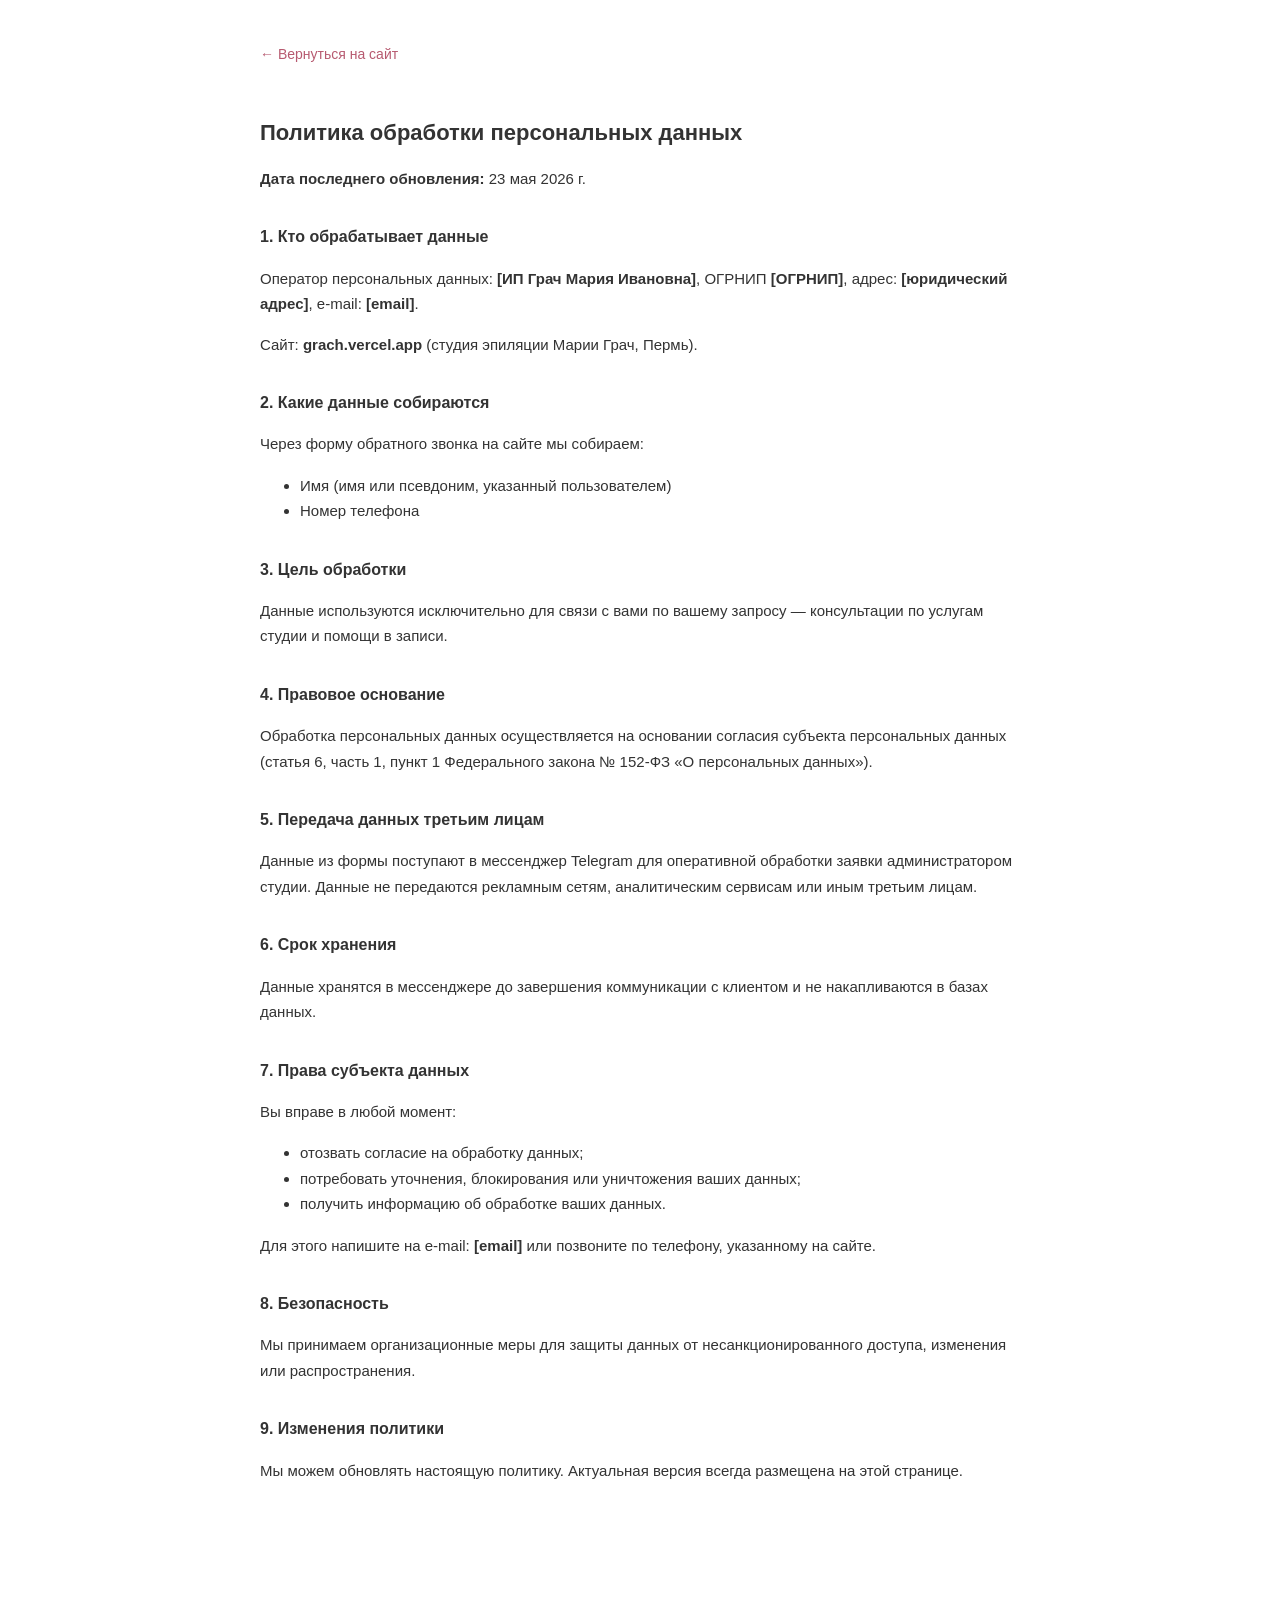
<file: privacy.html>
<!DOCTYPE html>
<html lang="ru">
<head>
  <meta charset="UTF-8">
  <meta name="viewport" content="width=device-width, initial-scale=1">
  <title>Политика обработки персональных данных — Студия Марии Грач</title>
  <style>
    body { font-family: "Segoe UI", Arial, sans-serif; max-width: 760px; margin: 40px auto; padding: 0 20px 60px; color: #333; line-height: 1.7; }
    h1 { font-size: 22px; margin-bottom: 8px; }
    h2 { font-size: 16px; margin-top: 32px; }
    p, li { font-size: 15px; }
    a { color: #B75A70; }
    .back { display: inline-block; margin-bottom: 32px; color: #B75A70; text-decoration: none; font-size: 14px; }
  </style>
</head>
<body>
  <a class="back" href="/">← Вернуться на сайт</a>
  <h1>Политика обработки персональных данных</h1>
  <p><b>Дата последнего обновления:</b> 23 мая 2026 г.</p>

  <h2>1. Кто обрабатывает данные</h2>
  <p>
    Оператор персональных данных: <b>[ИП Грач Мария Ивановна]</b>, ОГРНИП <b>[ОГРНИП]</b>,
    адрес: <b>[юридический адрес]</b>, e-mail: <b>[email]</b>.
  </p>
  <p>Сайт: <b>grach.vercel.app</b> (студия эпиляции Марии Грач, Пермь).</p>

  <h2>2. Какие данные собираются</h2>
  <p>Через форму обратного звонка на сайте мы собираем:</p>
  <ul>
    <li>Имя (имя или псевдоним, указанный пользователем)</li>
    <li>Номер телефона</li>
  </ul>

  <h2>3. Цель обработки</h2>
  <p>Данные используются исключительно для связи с вами по вашему запросу — консультации по услугам студии и помощи в записи.</p>

  <h2>4. Правовое основание</h2>
  <p>Обработка персональных данных осуществляется на основании согласия субъекта персональных данных (статья 6, часть 1, пункт 1 Федерального закона № 152-ФЗ «О персональных данных»).</p>

  <h2>5. Передача данных третьим лицам</h2>
  <p>Данные из формы поступают в мессенджер Telegram для оперативной обработки заявки администратором студии. Данные не передаются рекламным сетям, аналитическим сервисам или иным третьим лицам.</p>

  <h2>6. Срок хранения</h2>
  <p>Данные хранятся в мессенджере до завершения коммуникации с клиентом и не накапливаются в базах данных.</p>

  <h2>7. Права субъекта данных</h2>
  <p>Вы вправе в любой момент:</p>
  <ul>
    <li>отозвать согласие на обработку данных;</li>
    <li>потребовать уточнения, блокирования или уничтожения ваших данных;</li>
    <li>получить информацию об обработке ваших данных.</li>
  </ul>
  <p>Для этого напишите на e-mail: <b>[email]</b> или позвоните по телефону, указанному на сайте.</p>

  <h2>8. Безопасность</h2>
  <p>Мы принимаем организационные меры для защиты данных от несанкционированного доступа, изменения или распространения.</p>

  <h2>9. Изменения политики</h2>
  <p>Мы можем обновлять настоящую политику. Актуальная версия всегда размещена на этой странице.</p>
</body>
</html>
</file>
<file: styles.css>
:root {
  --bg: #F7F3EE;
  --surface: #FDFAF6;
  --ink: #302B27;
  --muted: #746B63;
  --line: rgba(70, 60, 50, 0.12);
  --rose: #B75A70;
  --rose-dark: #9A3D52;
  --teal: #476f67;
  --clay: #b87661;
  --ivory: #FDFAF5;
  --deep: #2A2420;
  --lilac: #EDE7DE;
  --shadow: 0 24px 70px rgba(48, 43, 39, 0.10);
}

* {
  box-sizing: border-box;
}

@keyframes fadeUp {
  from { opacity: 0; transform: translateY(18px); }
  to   { opacity: 1; transform: translateY(0); }
}

html {
  scroll-behavior: smooth;
}

body {
  margin: 0;
  font-family: "Segoe UI", "Helvetica Neue", Arial, sans-serif;
  color: var(--ink);
  background:
    radial-gradient(circle at 12% 8%, rgba(168, 75, 92, 0.08), transparent 28%),
    radial-gradient(circle at 84% 18%, rgba(71, 111, 103, 0.09), transparent 24%),
    linear-gradient(135deg, rgba(255, 255, 255, 0.28) 0 25%, transparent 25% 50%, rgba(255, 255, 255, 0.18) 50% 75%, transparent 75%),
    var(--bg);
  background-size: auto, auto, 18px 18px, auto;
  line-height: 1.5;
  font-weight: 400;
}

img {
  display: block;
  width: 100%;
  height: auto;
}

a {
  color: inherit;
}

.site-header {
  position: fixed;
  top: 0;
  left: 0;
  right: 0;
  z-index: 100;
  display: flex;
  align-items: center;
  justify-content: space-between;
  gap: 20px;
  width: 100%;
  padding: 22px clamp(40px, 5vw, 72px);
  background: transparent;
  border: none;
  border-radius: 0;
  box-shadow: none;
  backdrop-filter: none;
  -webkit-backdrop-filter: none;
  transition: background 0.32s ease, box-shadow 0.32s ease;
}

.site-header.is-scrolled {
  background: rgba(247, 243, 238, 0.94);
  box-shadow: 0 1px 0 rgba(70, 60, 50, 0.08);
  backdrop-filter: blur(18px);
  -webkit-backdrop-filter: blur(18px);
}

.brand {
  display: inline-flex;
  align-items: center;
  gap: 10px;
  font-weight: 700;
  text-decoration: none;
  white-space: nowrap;
}

.brand-mark {
  display: grid;
  width: 38px;
  height: 38px;
  place-items: center;
  color: #3A332D;
  background: transparent;
  border: 1.5px solid #3A332D;
  border-radius: 50%;
  font-size: 12px;
  font-weight: 600;
  letter-spacing: 0.5px;
  font-family: Georgia, "Times New Roman", serif;
}

.brand span:last-child {
  font-family: Georgia, "Times New Roman", serif;
  font-size: 19px;
  font-weight: 400;
  color: #302B27;
}

.nav {
  display: flex;
  align-items: center;
  gap: 22px;
  color: var(--muted);
  font-size: 14px;
  font-weight: 400;
}

.nav a {
  transition: color 0.18s ease, opacity 0.18s ease;
}

.nav a:hover {
  color: var(--ink);
  opacity: 0.85;
}

.nav a,
.button {
  text-decoration: none;
}

.header-actions {
  display: flex;
  align-items: center;
  gap: 8px;
}

.header-phone {
  display: inline-flex;
  min-height: 42px;
  align-items: center;
  padding: 0 22px;
  color: var(--ink);
  background: transparent;
  border: 1px solid rgba(58, 51, 45, 0.30);
  border-radius: 10px;
  font-size: 14px;
  font-weight: 400;
  text-decoration: none;
  letter-spacing: 0.1px;
  transition: background 0.18s ease, border-color 0.18s ease;
}

.header-phone:hover {
  background: rgba(58, 51, 45, 0.05);
  border-color: rgba(58, 51, 45, 0.45);
}

.hero {
  position: relative;
  min-height: min(860px, 100svh);
  display: block;
  overflow: hidden;
  background: linear-gradient(115deg, #F7F3EE 0% 52%, #EDE7DC 100%);
}

.hero-content {
  position: relative;
  z-index: 2;
  display: flex;
  flex-direction: column;
  justify-content: center;
  /* полная ширина — отступ задаётся внутренним контейнером */
  width: 100%;
  min-height: min(860px, 100svh);
  margin: 0;
  padding: 110px 0 80px;
  color: var(--ink);
  background: transparent;
}

/* ── Текстовый контейнер (ТЗ) ────────────────── */
.hero-text-container {
  padding-left: clamp(72px, 10vw, 154px);
  padding-right: 4%;
  max-width: 660px;
}

/* ── Заголовок h1 (ТЗ) ──────────────────────── */
.hero-title {
  line-height: 1.15;
  margin-bottom: 24px;
}

/* ── Подзаголовок (ТЗ) ──────────────────────── */
.hero-subtitle {
  line-height: 1.5;
  margin-bottom: 40px;
  color: #555555;
}

.hero-photo {
  position: absolute;
  inset: 0 0 0 auto;
  z-index: 0;
  width: 78%;
  min-height: 100%;
  overflow: hidden;
  background-image: url("assets/img/hero.jpg");
  background-position: 34% 18%;
  background-size: cover;
  background-repeat: no-repeat;
}

.hero-photo::before {
  content: "";
  position: absolute;
  inset: 0;
  z-index: 1;
  /* градиент: плотный слева (под текстом), тает к центру */
  background: linear-gradient(90deg,
    #F7F3EE 0%,
    rgba(247, 243, 238, 0.95) 7%,
    rgba(247, 243, 238, 0.70) 18%,
    rgba(247, 243, 238, 0.30) 30%,
    rgba(247, 243, 238, 0.06) 42%,
    transparent 56%
  );
  pointer-events: none;
}

.eyebrow {
  margin: 0 0 12px;
  color: var(--teal);
  font-size: 12px;
  font-weight: 700;
  letter-spacing: 0;
  text-transform: uppercase;
}

.hero .eyebrow {
  color: #7A6558;
}

.hero-kicker {
  color: #7A6558;
  font-size: 12px;
  font-weight: 500;
  letter-spacing: 2px;
  margin-bottom: 28px;
  animation: fadeUp 0.7s ease both;
}

.hero h1 {
  animation: fadeUp 0.7s 0.12s ease both;
}

.hero .hero-lead {
  animation: fadeUp 0.7s 0.22s ease both;
}

.hero .hero-actions {
  animation: fadeUp 0.7s 0.32s ease both;
}

.hero .proof-row {
  animation: fadeUp 0.7s 0.44s ease both;
}

.hero h1 {
  max-width: 620px;
  margin: 0;
}

.mobile-hero-photo,
.mobile-lead,
.mobile-cta {
  display: none;
}

h1,
h2,
h3,
p {
  margin-top: 0;
}

h1 {
  max-width: 760px;
  margin-bottom: 18px;
  font-family: Georgia, "Times New Roman", serif;
  font-size: clamp(42px, 7vw, 84px);
  font-weight: 450;
  line-height: 0.96;
  letter-spacing: 0;
}

.hero-title-main,
.hero-title-name {
  display: block;
}

.hero-title-main {
  font-family: "Segoe UI", "Helvetica Neue", Arial, sans-serif;
  font-size: clamp(36px, 4.2vw, 54px);
  font-weight: 380;
  line-height: 1.06;
  letter-spacing: -0.5px;
}

.hero-title-name {
  font-family: Georgia, "Times New Roman", serif;
  font-size: clamp(56px, 7.2vw, 88px);
  font-weight: 400;
  font-style: italic;
  line-height: 0.96;
  letter-spacing: -1px;
}

h2 {
  margin-bottom: 18px;
  font-family: Georgia, "Times New Roman", serif;
  font-size: clamp(30px, 4.6vw, 54px);
  font-weight: 450;
  line-height: 1.05;
  letter-spacing: 0;
}

h3 {
  margin-bottom: 10px;
  font-size: 24px;
  font-weight: 560;
  line-height: 1.15;
}

.hero-lead {
  max-width: 480px;
  margin: 28px 0 38px;
  color: #6b6059;
  font-size: clamp(17px, 1.8vw, 23px);
  line-height: 1.58;
  font-weight: 400;
}

.hero-actions,
.contact-actions {
  display: flex;
  flex-wrap: wrap;
  gap: 12px;
}

.hero-actions .button {
  width: min(100%, 320px);
  min-height: 60px;
  font-size: 15px;
  font-weight: 500;
  letter-spacing: 0.3px;
  border-radius: 18px;
}

.button {
  display: inline-flex;
  min-height: 46px;
  align-items: center;
  justify-content: center;
  padding: 12px 18px;
  border: 1px solid transparent;
  border-radius: 12px;
  font-weight: 650;
  text-align: center;
  transition: transform 0.24s ease, background 0.24s ease, box-shadow 0.24s ease;
}

.button.primary {
  color: #fff;
  background: #B75A70;
  box-shadow: 0 12px 32px rgba(183, 90, 112, 0.22);
}

.button.primary:hover {
  background: #A34862;
  box-shadow: 0 18px 40px rgba(183, 90, 112, 0.28);
}

.button.secondary {
  color: var(--ink);
  background: #fff;
  border-color: var(--line);
}

.button.light {
  color: var(--deep);
  background: var(--ivory);
}

.button:hover,
.mini-button:hover,
.slot-grid a:hover {
  transform: translateY(-1px);
  transition: transform 0.2s ease, background 0.2s ease, box-shadow 0.2s ease;
}

.hero .button.secondary {
  color: var(--ink);
  background: rgba(255, 255, 255, 0.14);
  border-color: rgba(44, 42, 41, 0.12);
}

.hero-vk-note {
  margin: 14px 0 0;
  color: var(--muted);
  font-size: 13px;
  line-height: 1.5;
}

.proof-row {
  display: flex;
  flex-wrap: wrap;
  gap: 0;
  margin-top: 40px;
}

.proof-row span,
.rating-line,
.price-note {
  color: var(--muted);
  font-size: 13px;
}

.proof-row span {
  color: var(--ink);
  padding: 0 18px;
  background: transparent;
  border-right: 1px solid rgba(70, 60, 50, 0.10);
}

.proof-row b {
  font-weight: 500;
}

.proof-row span:first-child {
  padding-left: 0;
}

.proof-row span:last-child {
  border-right: 0;
}

main {
  display: flex;
  flex-direction: column;
}

main > section {
  order: 3;
}

.hero {
  order: 1;
}

.qr-section {
  order: 2;
}

.section,
.offer-band,
.footer {
  padding-inline: clamp(16px, 5vw, 72px);
}

/* ── Cookie banner ───────────────────────────── */
.cookie-banner {
  position: fixed;
  bottom: 24px;
  left: 50%;
  transform: translateX(-50%);
  z-index: 9000;
  display: flex;
  align-items: center;
  gap: 16px;
  padding: 14px 20px;
  background: rgba(44, 38, 34, 0.92);
  backdrop-filter: blur(12px);
  border-radius: 16px;
  color: #fff;
  font-size: 13px;
  max-width: min(520px, calc(100vw - 32px));
  box-shadow: 0 8px 32px rgba(0,0,0,0.18);
  transition: opacity 0.3s ease, transform 0.3s ease;
}

.cookie-banner.is-hidden {
  opacity: 0;
  pointer-events: none;
  transform: translateX(-50%) translateY(16px);
}

@media (max-width: 768px) {
  .cookie-banner {
    bottom: 10px;
    left: 10px;
    right: 10px;
    transform: none;
    display: grid;
    grid-template-columns: minmax(0, 1fr) auto;
    border-radius: 16px;
    max-width: none;
    width: calc(100% - 20px);
    padding: 10px 12px;
    gap: 10px;
  }

  .cookie-banner.is-hidden {
    transform: translateY(100%);
  }
}

.cookie-banner p {
  margin: 0;
  line-height: 1.4;
  flex: 1;
}

@media (max-width: 768px) {
  .cookie-banner p {
    font-size: 12px;
    line-height: 1.35;
  }
}

.cookie-banner a {
  color: #e8a0b0;
  text-decoration: underline;
}

.cookie-btn {
  flex-shrink: 0;
  padding: 8px 16px;
  background: #B75A70;
  color: #fff;
  border: none;
  border-radius: 999px;
  font-size: 13px;
  font-weight: 600;
  cursor: pointer;
  transition: background 0.2s;
}

.cookie-btn:hover {
  background: #A34862;
}

.section {
  padding-block: clamp(58px, 8vw, 104px);
}

.intro {
  background: var(--ivory);
}

.section-head {
  max-width: 760px;
  margin-bottom: 34px;
}

.intro-grid {
  display: grid;
  grid-template-columns: repeat(2, minmax(0, 1fr));
  gap: 28px;
  max-width: 1040px;
  color: var(--muted);
  font-size: 18px;
}

.honesty-grid {
  display: grid;
  grid-template-columns: repeat(4, minmax(0, 1fr));
  gap: 14px;
}

.honesty-grid article {
  min-height: 260px;
  padding: 24px;
  background: rgba(255, 255, 255, 0.52);
  border: 1px solid rgba(44, 42, 41, 0.07);
  border-radius: 16px;
  box-shadow: 0 18px 58px rgba(44, 42, 41, 0.055);
  transition: background 0.24s ease, border-color 0.24s ease, transform 0.24s ease;
}

.honesty-grid article:hover {
  background: rgba(168, 75, 92, 0.075);
  border-color: rgba(168, 75, 92, 0.2);
  transform: translateY(-3px);
}

.honesty-grid h3 {
  font-size: 20px;
  font-weight: 520;
}

.honesty-grid p {
  margin-bottom: 0;
  color: var(--muted);
  line-height: 1.65;
}

.manifesto p {
  padding: 24px 26px;
  background: rgba(255, 255, 255, 0.64);
  border-left: 3px solid var(--rose);
  border-radius: 0 16px 16px 0;
  line-height: 1.68;
}

.method-grid,
.master-grid,
.result-grid,
.review-grid {
  display: grid;
  gap: 18px;
}

.service {
  background:
    linear-gradient(180deg, rgba(255, 255, 255, 0.36), rgba(253, 251, 247, 0.1)),
    var(--bg);
}

.service-track {
  display: grid;
  grid-template-columns: repeat(3, minmax(0, 1fr));
  gap: 18px;
}

.service-card {
  min-height: 280px;
  padding: clamp(22px, 3vw, 32px);
  background:
    linear-gradient(145deg, rgba(255, 253, 250, 0.9), rgba(242, 235, 226, 0.72)),
    var(--surface);
  border: 1px solid rgba(44, 42, 41, 0.065);
  border-radius: 18px;
  box-shadow: 0 22px 64px rgba(44, 42, 41, 0.07);
}

.service-icon {
  display: inline-flex;
  width: 42px;
  height: 42px;
  align-items: center;
  justify-content: center;
  margin-bottom: 44px;
  color: var(--rose);
  background: rgba(168, 75, 92, 0.08);
  border: 1px solid rgba(168, 75, 92, 0.16);
  border-radius: 50%;
  font-family: Georgia, "Times New Roman", serif;
  font-size: 15px;
}

.service-card h3 {
  font-size: 22px;
  font-weight: 520;
}

.service-card p {
  margin-bottom: 0;
  color: var(--muted);
  line-height: 1.65;
}

.service-dots {
  display: none;
}

.method-grid {
  display: block;
}

.method-card,
.master-card,
blockquote,
.accordion details {
  background: var(--surface);
  border: 1px solid var(--line);
  border-radius: 16px;
  box-shadow: 0 16px 54px rgba(44, 42, 41, 0.07);
}

.method-card {
  display: grid;
  grid-template-columns: minmax(260px, 0.78fr) minmax(0, 1fr);
  grid-template-areas:
    "image title"
    "image copy";
  column-gap: clamp(26px, 5vw, 72px);
  row-gap: 18px;
  align-items: center;
  overflow: visible;
}

.service-direction-card {
  padding: clamp(38px, 6vw, 70px) 0 !important;
  background: transparent !important;
  border: 0 !important;
  border-bottom: 1px solid rgba(0, 0, 0, 0.06) !important;
  border-radius: 0 !important;
  box-shadow: none !important;
}

.service-direction-card:first-child {
  padding-top: 8px !important;
}

.service-direction-card:last-child {
  border-bottom: 0 !important;
  padding-bottom: 0 !important;
}

.service-direction-card:nth-child(even) {
  grid-template-columns: minmax(0, 1fr) minmax(260px, 0.78fr);
  grid-template-areas:
    "title image"
    "copy image";
}

.method-copy {
  grid-area: copy;
  max-width: 660px;
}

.method-card > h3 {
  grid-area: title;
  max-width: 620px;
  align-self: end;
  margin: 0;
  font-family: Georgia, "Times New Roman", serif;
  font-size: clamp(34px, 5vw, 62px);
  font-weight: 400;
  line-height: 0.98;
  letter-spacing: 0;
}

.method-copy p {
  max-width: 600px;
  margin-bottom: 22px;
  color: #4f4842;
  font-size: clamp(16px, 1.6vw, 19px);
  line-height: 1.68;
}

.method-card img {
  grid-area: image;
  width: 100%;
  height: clamp(300px, 34vw, 520px);
  object-fit: cover;
  object-position: center center;
  border-radius: 12px;
  box-shadow: 0 24px 70px rgba(44, 42, 41, 0.10);
}

.method-laser img {
  object-position: center 42%;
}

.method-wax img {
  object-position: center 45%;
}

.method-electro img {
  object-position: center 42%;
}

.method-card p,
.master-card p,
.trust-copy p,
.contacts p,
blockquote p {
  color: var(--muted);
}

.service-list {
  display: grid;
  gap: 10px;
  max-width: 620px;
  margin: 0;
  padding: 0 0 0 18px;
  list-style: none;
}

.service-list-item {
  position: relative;
  color: #444;
  font-size: 15px;
  line-height: 1.55;
}

.service-list-item::before {
  content: "•";
  position: absolute;
  left: -18px;
  top: 0;
  color: #A35C6A;
  font-weight: 700;
}

.service-list-item b {
  color: var(--ink);
  font-weight: 650;
}

.service-link-action {
  display: inline-block;
  margin-top: 24px;
  padding-bottom: 3px;
  color: #A35C6A;
  border-bottom: 1px solid currentColor;
  font-size: 15px;
  font-weight: 600;
  text-decoration: none;
  transition: opacity 0.25s ease, letter-spacing 0.25s ease;
}

.service-link-action:hover {
  opacity: 0.82;
  letter-spacing: 0.4px;
}

.mini-button {
  display: inline-flex;
  min-height: 38px;
  align-items: center;
  padding: 8px 13px;
  color: var(--rose-dark);
  background: rgba(168, 75, 92, 0.08);
  border: 1px solid rgba(168, 75, 92, 0.18);
  border-radius: 999px;
  font-size: 14px;
  font-weight: 650;
  text-decoration: none;
  transition: transform 0.24s ease, background 0.24s ease;
}

.offer-band {
  display: flex;
  align-items: center;
  justify-content: space-between;
  gap: 26px;
  margin: 0 clamp(16px, 5vw, 72px);
  padding-block: 32px;
  background:
    radial-gradient(circle at 92% 20%, rgba(255, 255, 255, 0.14), transparent 22%),
    linear-gradient(135deg, #3a302d, #5b3938 52%, #7e4653);
  color: #fff;
  border-radius: 18px;
  box-shadow: var(--shadow);
}

.offer-band h2 {
  margin-bottom: 8px;
  font-size: clamp(28px, 4vw, 46px);
}

.offer-band p:not(.eyebrow) {
  max-width: 720px;
  margin-bottom: 0;
  color: rgba(255, 255, 255, 0.78);
}

.scarcity {
  display: inline-flex;
  margin-top: 18px;
  padding: 8px 12px;
  color: #fff;
  background: rgba(255, 255, 255, 0.12);
  border: 1px solid rgba(255, 255, 255, 0.22);
  border-radius: 999px;
  font-size: 14px;
  backdrop-filter: blur(12px);
}

.discount-section {
  padding: clamp(28px, 5vw, 58px) clamp(16px, 5vw, 72px) 0;
}

.discount-card {
  display: grid;
  grid-template-columns: minmax(0, 1fr) auto;
  gap: 28px;
  align-items: center;
  padding: clamp(24px, 4vw, 40px);
  background:
    radial-gradient(circle at 92% 18%, rgba(255, 255, 255, 0.16), transparent 32%),
    linear-gradient(135deg, #8f4554, #a35c6a 54%, #743241);
  color: #fff;
  border: 1px solid rgba(255, 255, 255, 0.16);
  border-radius: 22px;
  box-shadow: 0 28px 86px rgba(116, 50, 65, 0.22);
}

.discount-card .eyebrow {
  color: rgba(255, 255, 255, 0.78);
}

.discount-card h2 {
  max-width: 760px;
  margin-bottom: 10px;
  color: #fff;
  font-size: clamp(30px, 4vw, 48px);
}

.discount-card p:not(.eyebrow) {
  max-width: 760px;
  margin-bottom: 0;
  color: rgba(255, 255, 255, 0.82);
}

.discount-actions {
  display: grid;
  gap: 10px;
  min-width: 240px;
}

.discount-actions span {
  color: rgba(255, 255, 255, 0.72);
  font-size: 14px;
  text-align: center;
}

.discount-button {
  min-height: 54px;
  color: #843d4d;
  background: #fffaf5;
  border-color: rgba(255, 255, 255, 0.7);
  box-shadow: 0 18px 40px rgba(44, 42, 41, 0.16);
}

.discount-button:hover {
  background: #fff;
  box-shadow:
    inset 0 0 0 1px rgba(163, 92, 106, 0.12),
    0 22px 46px rgba(44, 42, 41, 0.2);
}

.trust {
  display: grid;
  grid-template-columns: minmax(280px, 0.8fr) minmax(0, 1fr);
  gap: clamp(28px, 5vw, 72px);
  align-items: center;
}

.trust-media img {
  max-height: 620px;
  aspect-ratio: 2 / 3;
  object-fit: cover;
  object-position: center center;
  border-radius: 18px;
  box-shadow: var(--shadow);
}

.check-list {
  display: grid;
  gap: 14px;
  padding: 0;
  margin: 0;
  list-style: none;
}

.check-list li {
  position: relative;
  padding-left: 30px;
  color: var(--muted);
}

.check-list li::before {
  position: absolute;
  left: 0;
  top: 2px;
  width: 18px;
  height: 18px;
  content: "";
  background: var(--teal);
  border-radius: 50%;
}

.master-grid {
  grid-template-columns: repeat(2, minmax(0, 1fr));
}

.master-card {
  position: relative;
  display: grid;
  grid-template-columns: 0.9fr 1fr;
  overflow: hidden;
}

.master-photo {
  position: relative;
  min-height: 430px;
}

.master-card img {
  display: block;
  width: 100%;
  height: 100%;
  min-height: 430px;
  object-fit: cover;
  object-position: center top;
}

.master-card.focus {
  border-color: rgba(168, 75, 92, 0.42);
  box-shadow: var(--shadow);
}

.recommend-badge {
  position: absolute;
  top: 18px;
  left: 18px;
  z-index: 2;
  padding: 8px 12px;
  color: #fff;
  background: rgba(168, 75, 92, 0.92);
  border-radius: 999px;
  font-size: 12px;
  font-weight: 700;
  text-transform: uppercase;
  backdrop-filter: blur(10px);
}

.master-body {
  display: flex;
  flex-direction: column;
  align-items: flex-start;
  padding: 26px;
}

.master-role {
  margin-bottom: 8px;
  color: var(--teal);
  font-size: 13px;
  font-weight: 650;
  text-transform: uppercase;
}

.rating-line {
  margin: auto 0 18px;
  padding-top: 18px;
  font-weight: 700;
}

.review-link {
  display: inline-flex;
  flex-wrap: wrap;
  gap: 4px 10px;
  align-items: baseline;
  color: var(--muted);
  text-decoration: none;
}

.review-link span {
  color: var(--rose-dark);
  border-bottom: 1px solid rgba(168, 75, 92, 0.34);
  font-weight: 700;
}

.review-link:hover span,
cite a:hover,
.reviews-source-link:hover,
.map-links a:hover {
  border-color: currentColor;
}

.result-grid {
  grid-template-columns: repeat(3, minmax(0, 1fr));
}

figure {
  margin: 0;
}

figure img {
  height: clamp(340px, 36vw, 520px);
  object-fit: cover;
  object-position: center center;
  border-radius: 18px;
  transition: transform 0.28s ease;
}

figure:hover img {
  transform: scale(1.02);
}

figcaption {
  padding-top: 10px;
  color: var(--muted);
  font-size: 14px;
}

.quiz,
.price {
  background: var(--ivory);
}

.quiz-panel {
  display: grid;
  grid-template-columns: 1fr minmax(280px, 0.72fr);
  gap: 18px;
  padding: 22px;
  background: var(--surface);
  border: 1px solid var(--line);
  border-radius: 18px;
  box-shadow: 0 12px 44px rgba(44, 42, 41, 0.07);
}

.quiz-options {
  display: grid;
  gap: 10px;
}

.quiz-options button {
  min-height: 52px;
  padding: 14px 16px;
  color: var(--ink);
  background: rgba(168, 75, 92, 0.06);
  border: 1px solid rgba(168, 75, 92, 0.14);
  border-radius: 14px;
  font: inherit;
  font-weight: 600;
  text-align: left;
  cursor: pointer;
}

.quiz-options button.active {
  color: #fff;
  background: var(--rose);
}

.quiz-result {
  display: grid;
  align-content: center;
  gap: 8px;
  padding: 22px;
  color: var(--muted);
  background: var(--bg);
  border-radius: 16px;
}

.quiz-result b {
  color: var(--ink);
  font-family: Georgia, "Times New Roman", serif;
  font-size: 24px;
  font-weight: 500;
}

.slots {
  display: grid;
  grid-template-columns: minmax(0, 0.78fr) minmax(300px, 1fr);
  gap: 28px;
  align-items: center;
  padding: 42px clamp(16px, 5vw, 72px);
  background: var(--deep);
  color: #fff;
}

.slots p {
  max-width: 620px;
  color: rgba(255, 255, 255, 0.72);
}

.slot-grid {
  display: grid;
  gap: 10px;
}

.slot-grid a {
  display: flex;
  justify-content: space-between;
  gap: 18px;
  padding: 16px;
  color: #fff;
  background: rgba(255, 255, 255, 0.1);
  border: 1px solid rgba(255, 255, 255, 0.16);
  border-radius: 14px;
  text-decoration: none;
  transition: transform 0.24s ease, background 0.24s ease;
}

.slot-grid b {
  color: #ffdce4;
  white-space: nowrap;
}

.accordion {
  display: grid;
  gap: 12px;
}

summary {
  position: relative;
  display: grid;
  gap: 5px;
  cursor: pointer;
  padding: 20px 58px 20px 20px;
  font-size: 20px;
  font-weight: 600;
  list-style: none;
}

summary::-webkit-details-marker {
  display: none;
}

summary::after {
  position: absolute;
  top: 22px;
  right: 22px;
  content: "+";
  color: var(--rose);
  font-size: 24px;
  line-height: 1;
}

details[open] summary::after {
  content: "×";
}

summary small {
  color: var(--muted);
  font-size: 14px;
  font-weight: 400;
}

.price-list {
  display: grid;
  padding: 0 20px 20px;
}

.price-list div {
  display: grid;
  grid-template-columns: minmax(0, 1fr) auto auto;
  align-items: center;
  gap: 16px;
  padding: 13px 0;
  border-top: 1px solid var(--line);
}

.price-list span {
  color: var(--muted);
}

.price-list b {
  min-width: 150px;
  text-align: right;
  font-weight: 600;
}

.price-list a {
  padding: 7px 10px;
  color: var(--rose-dark);
  background: rgba(168, 75, 92, 0.08);
  border-radius: 999px;
  font-size: 13px;
  font-weight: 650;
  text-decoration: none;
}

.price-note {
  max-width: 720px;
  margin-top: 18px;
}

.review-grid {
  grid-template-columns: repeat(3, minmax(0, 1fr));
}

blockquote {
  margin: 0;
  padding: 24px;
}

blockquote p {
  font-size: 18px;
}

cite {
  color: var(--teal);
  font-style: normal;
  font-weight: 600;
}

cite a {
  color: inherit;
  text-decoration: none;
  border-bottom: 1px solid rgba(69, 99, 92, 0.32);
}

.reviews-source-link {
  display: inline-flex;
  margin-top: 22px;
  color: var(--rose-dark);
  border-bottom: 1px solid rgba(168, 75, 92, 0.34);
  font-size: 15px;
  font-weight: 700;
  text-decoration: none;
}

.contacts {
  display: grid;
  grid-template-columns: minmax(0, 1fr) auto;
  gap: 30px;
  align-items: center;
  background: var(--lilac);
}

.contacts p {
  max-width: 680px;
  margin-bottom: 0;
}

.map-links {
  display: flex;
  flex-wrap: wrap;
  gap: 12px 18px;
  margin-top: 18px;
}

.map-links a {
  color: var(--rose-dark);
  border-bottom: 1px solid rgba(168, 75, 92, 0.34);
  font-size: 15px;
  font-weight: 700;
  text-decoration: none;
}

.consultation-section {
  display: grid;
  grid-template-columns: minmax(0, 0.9fr) minmax(320px, 0.72fr);
  gap: clamp(24px, 5vw, 64px);
  align-items: center;
  background:
    radial-gradient(circle at 16% 12%, rgba(221, 183, 128, 0.20), transparent 30%),
    linear-gradient(135deg, rgba(255, 255, 255, 0.58), rgba(253, 250, 246, 0.94)),
    var(--ivory);
  border-top: 1px solid rgba(70, 60, 50, 0.08);
  border-bottom: 1px solid rgba(70, 60, 50, 0.08);
}

.consultation-copy {
  max-width: 680px;
}

.consultation-copy p:not(.eyebrow) {
  max-width: 610px;
  color: var(--muted);
  font-size: 17px;
  line-height: 1.7;
}

.consultation-form {
  display: grid;
  gap: 12px;
  padding: clamp(22px, 3.5vw, 34px);
  background:
    linear-gradient(145deg, rgba(255, 255, 255, 0.92), rgba(255, 249, 242, 0.78)),
    #fff;
  border: 1px solid rgba(70, 60, 50, 0.10);
  border-radius: 24px;
  box-shadow:
    0 24px 58px rgba(70, 60, 50, 0.12),
    inset 0 1px 0 rgba(255, 255, 255, 0.92);
}

.consultation-submit {
  min-height: 56px;
  border-radius: 999px;
}

.contact-actions {
  justify-content: flex-end;
}

.footer {
  display: flex;
  flex-wrap: wrap;
  gap: 14px 24px;
  justify-content: space-between;
  padding-block: 28px 88px;
  color: var(--muted);
  border-top: 1px solid var(--line);
}

.footer a {
  text-decoration: none;
}

.mobile-bar {
  position: fixed;
  right: 0;
  bottom: 0;
  left: 0;
  z-index: 20;
  display: none;
  padding: 10px 12px 12px;
  background: rgba(249, 246, 240, 0.82);
  backdrop-filter: blur(16px);
  border-top: 1px solid var(--line);
  opacity: 0;
  pointer-events: none;
  transform: translateY(18px);
  transition: opacity 0.22s ease, transform 0.22s ease;
}

.mobile-bar a {
  display: flex;
  min-height: 48px;
  align-items: center;
  justify-content: center;
  color: #fff;
  background: var(--rose);
  border-radius: 14px;
  font-weight: 700;
  text-decoration: none;
}

.mobile-bar.is-visible {
  opacity: 1;
  pointer-events: auto;
  transform: translateY(0);
}

/* ── Burger button ──────────────────────────── */
.burger-btn {
  display: none;
  flex-direction: column;
  justify-content: center;
  align-items: center;
  gap: 5px;
  width: 40px;
  height: 40px;
  padding: 0;
  background: rgba(255, 255, 255, 0.42);
  border: 1px solid rgba(70, 60, 50, 0.14);
  border-radius: 12px;
  cursor: pointer;
}

.burger-btn span {
  display: block;
  width: 18px;
  height: 1.5px;
  background: #302B27;
  border-radius: 2px;
  transition: transform 0.22s ease, opacity 0.22s ease;
}

.burger-btn.is-open span:nth-child(1) { transform: translateY(6.5px) rotate(45deg); }
.burger-btn.is-open span:nth-child(2) { opacity: 0; }
.burger-btn.is-open span:nth-child(3) { transform: translateY(-6.5px) rotate(-45deg); }

/* ── Nav overlay ─────────────────────────────── */
.nav-overlay {
  display: none;
  position: fixed;
  inset: 0;
  z-index: 200;
  background: rgba(0, 0, 0, 0.18);
  backdrop-filter: blur(2px);
  opacity: 0;
  pointer-events: none;
  transition: opacity 0.25s ease;
}

.nav-overlay.is-open {
  opacity: 1;
  pointer-events: auto;
}

/* ── Nav drawer ───────────────────────────────── */
.nav-drawer {
  position: fixed;
  top: 0;
  right: 0;
  bottom: 0;
  z-index: 201;
  width: min(86vw, 340px);
  display: flex;
  flex-direction: column;
  padding: 32px 28px 40px;
  background: #F7F3EE;
  border-radius: 24px 0 0 24px;
  box-shadow: -12px 0 48px rgba(48, 43, 39, 0.12);
  transform: translateX(100%);
  transition: transform 0.26s cubic-bezier(0.22, 1, 0.36, 1);
  overflow-y: auto;
}

.nav-drawer.is-open {
  transform: translateX(0);
}

.nav-drawer-close {
  align-self: flex-end;
  width: 36px;
  height: 36px;
  display: flex;
  align-items: center;
  justify-content: center;
  background: rgba(70, 60, 50, 0.08);
  border: none;
  border-radius: 10px;
  cursor: pointer;
  font-size: 18px;
  color: #746B63;
  margin-bottom: 32px;
}

.nav-drawer-links {
  display: flex;
  flex-direction: column;
  gap: 0;
  margin-bottom: 40px;
}

.nav-drawer-links a {
  padding: 16px 0;
  font-family: Georgia, "Times New Roman", serif;
  font-size: 22px;
  font-weight: 400;
  color: #302B27;
  text-decoration: none;
  border-bottom: 1px solid rgba(70, 60, 50, 0.09);
  transition: color 0.16s ease;
}

.nav-drawer-links a:hover {
  color: #B75A70;
}

.nav-drawer-phone {
  display: block;
  margin-bottom: 16px;
  color: #746B63;
  font-size: 15px;
  text-decoration: none;
}

.nav-drawer-cta {
  display: flex;
  align-items: center;
  justify-content: center;
  min-height: 56px;
  border-radius: 16px;
  background: #B75A70;
  color: #fff;
  font-size: 15px;
  font-weight: 500;
  text-decoration: none;
  box-shadow: 0 10px 28px rgba(183, 90, 112, 0.22);
  transition: background 0.18s ease, box-shadow 0.18s ease;
}

.nav-drawer-cta:hover {
  background: #A34862;
  box-shadow: 0 14px 36px rgba(183, 90, 112, 0.28);
}

@media (max-width: 980px) {
  .site-header {
    top: 12px;
    left: 50%;
    right: auto;
    width: calc(100% - 24px);
    padding: 10px 12px 10px 16px;
    background: rgba(255, 255, 255, 0.78);
    border: 1px solid rgba(255, 255, 255, 0.52);
    border-radius: 18px;
    box-shadow: 0 4px 24px rgba(48, 43, 39, 0.08);
    backdrop-filter: blur(20px);
    -webkit-backdrop-filter: blur(20px);
    transform: translateX(-50%);
    transition: none;
  }

  .site-header.is-scrolled {
    background: rgba(255, 255, 255, 0.78);
    box-shadow: 0 4px 24px rgba(48, 43, 39, 0.08);
    backdrop-filter: blur(20px);
  }

  .nav {
    display: none;
  }

  .header-phone {
    display: none;
  }

  .burger-btn {
    display: flex;
  }

  .nav-overlay {
    display: block;
  }

  .hero {
    display: flex;
    min-height: auto;
    flex-direction: column;
    padding-top: 82px;
  }

  .hero-content {
    order: 1;
    width: 100%;
    min-height: auto;
    padding: 28px 0 32px;
    background: transparent;
  }

  .hero-text-container {
    padding-left: 20px;
    padding-right: 20px;
    max-width: none;
  }

  .hero-photo {
    display: none;
  }

  .hero-photo::before {
    display: none;
  }

  .mobile-hero-photo {
    display: block;
    order: -1;
    height: min(76vw, 440px);
    margin: -82px -20px 36px;
    overflow: hidden;
    border-radius: 0 0 28px 28px;
    box-shadow: 0 16px 48px rgba(48, 43, 39, 0.12);
  }

  .mobile-hero-photo img {
    width: 100%;
    height: 100%;
    object-fit: cover;
    object-position: 50% 12%;
  }

  .intro-grid,
  .method-grid,
  .master-grid,
  .result-grid,
  .review-grid,
  .honesty-grid,
  .contacts,
  .consultation-section,
  .quiz-panel,
  .slots {
    grid-template-columns: 1fr;
  }

  .method-card,
  .service-direction-card:nth-child(even) {
    grid-template-columns: 1fr;
    grid-template-areas:
      "title"
      "image"
      "copy";
    row-gap: 18px;
  }

  .method-card > h3 {
    max-width: 100%;
  }

  .method-card img {
    height: clamp(280px, 58vw, 430px);
  }

  .service-track {
    display: flex;
    gap: 14px;
    overflow-x: auto;
    scroll-snap-type: x mandatory;
    padding: 2px 20px 12px;
    margin-inline: -20px;
  }

  .service-card {
    min-width: min(82vw, 360px);
    min-height: 250px;
    scroll-snap-align: start;
  }

  .offer-band {
    align-items: flex-start;
    flex-direction: column;
  }

  .discount-card {
    grid-template-columns: 1fr;
  }

  .discount-actions {
    min-width: 0;
  }

  .master-card {
    grid-template-columns: 1fr;
  }

  .master-photo {
    min-height: 0;
  }

  .master-card img {
    min-height: 0;
    height: 520px;
  }

  .recommend-badge {
    top: auto;
    bottom: 22px;
  }

  .contact-actions {
    justify-content: flex-start;
  }

  .consultation-copy {
    text-align: center;
    margin: 0 auto;
  }

  .consultation-copy p:not(.eyebrow) {
    margin-right: auto;
    margin-left: auto;
  }

  .carousel {
    display: flex;
    gap: 14px;
    overflow-x: auto;
    scroll-snap-type: x mandatory;
    padding-bottom: 8px;
  }

  .carousel figure {
    min-width: min(82vw, 360px);
    scroll-snap-align: start;
  }
}

/* ══════════════════════════════════════════════
   MOBILE PREMIUM HERO  (@media ≤ 768px)
   Центрированная карточная компоновка
   ══════════════════════════════════════════════ */
@media (max-width: 768px) {

  /* хедер скрыт на первом экране, появляется при скролле */
  .site-header {
    opacity: 0;
    pointer-events: none;
    transform: translateY(-6px);
    transition: opacity 0.3s ease, transform 0.3s ease;
  }

  .site-header.is-scrolled {
    opacity: 1;
    pointer-events: auto;
    transform: translateY(0);
  }

  /* 1. Главный контейнер — фото с самого верха */
  .hero {
    min-height: 100svh;
    padding-top: 0;
  }

  .hero-content {
    padding: 0 0 40px;
    align-items: center;
    text-align: center;
    justify-content: flex-start;
    min-height: auto;
  }

  /* 2. Текстовый блок — ограниченная ширина, по центру */
  .hero-text-container {
    max-width: 90%;
    margin: 0 auto;
    padding-left: 24px;
    padding-right: 24px;
  }

  .hero-title {
    font-size: 28px;
    line-height: 1.2;
    margin-bottom: 16px;
  }

  /* hero-title-main и hero-title-name внутри h1 */
  .hero-title .hero-title-main {
    font-size: 22px;
  }

  .hero-title .hero-title-name {
    font-size: 38px;
  }

  .hero-subtitle {
    font-size: 15px;
    line-height: 1.45;
    color: #555555;
    margin-bottom: 24px;
  }

  /* 3. Фото — карточка 3:4, скруглённая, по центру */
  .mobile-hero-photo {
    order: -1;
    width: calc(100% - 24px);
    max-width: 100%;
    height: 390px;
    margin: 12px auto 20px;
    border-radius: 16px;
    overflow: hidden;
    box-shadow: 0 8px 28px rgba(0, 0, 0, 0.07);
    z-index: 1 !important;
  }

  .mobile-hero-photo img {
    width: 100%;
    height: 100%;
    object-fit: cover;
    object-position: 50% 0%;
  }

  /* 4. CTA — по центру, удобная под палец */
  .hero-actions {
    justify-content: center;
    position: relative !important;
    z-index: 9999 !important;
    pointer-events: auto !important;
  }

  .hero-actions .button {
    width: 100%;
    max-width: 320px;
    height: 54px;
    min-height: 54px;
    border-radius: 50px;
    position: relative !important;
    z-index: 10000 !important;
    cursor: pointer;
    touch-action: manipulation;
  }

  /* 5. Proof row — по центру */
  .proof-row {
    justify-content: center;
    margin-top: 20px;
  }

  /* hero-kicker — центрировать */
  .hero-kicker {
    text-align: center;
  }
}

@media (max-width: 640px) {
  .site-header {
    top: 10px;
    width: calc(100% - 20px);
    padding: 8px 10px;
    border-radius: 16px;
  }

  .brand span:last-child {
    max-width: 128px;
    overflow: hidden;
    text-overflow: ellipsis;
    white-space: nowrap;
  }

  h1 {
    font-size: 42px;
  }

  .hero-title-main {
    font-size: 26px;
    font-weight: 360;
  }

  .hero-title-name {
    font-size: 46px;
  }

  h2 {
    font-size: 32px;
  }

  .hero {
    padding-top: 0;
  }

  .hero-content {
    padding: 0 0 32px;
  }

  .hero-kicker {
    margin-bottom: 16px;
    font-size: 11px;
    letter-spacing: 1.8px;
  }

  .hero-actions .button,
  .contact-actions .button {
    width: 100%;
  }

  .hero-lead {
    margin: 16px 0 30px;
    font-size: 16px;
    line-height: 1.6;
  }

  .desktop-lead {
    display: none;
  }

  .mobile-lead {
    display: block;
  }

  .hero-actions .button {
    min-height: 58px;
    border-radius: 18px;
  }

  .proof-row {
    gap: 0;
    margin-top: 16px;
  }

  .proof-row span {
    padding: 0 8px;
    font-size: 12px;
  }

  .proof-row span:first-child {
    padding-left: 0;
  }

  .service-track {
    padding-inline: 16px;
    margin-inline: -16px;
  }

  .service-direction-card {
    padding: 34px 0 !important;
  }

  .service-direction-card:first-child {
    padding-top: 0 !important;
  }

  .method-card {
    row-gap: 14px;
  }

  .method-card > h3 {
    font-size: 34px;
    line-height: 1.02;
  }

  .method-copy p {
    margin-bottom: 16px;
    font-size: 15px;
    line-height: 1.58;
  }

  .service-list {
    gap: 8px;
  }

  .service-list-item {
    font-size: 14px;
  }

  .service-dots {
    display: flex;
    justify-content: center;
    gap: 7px;
    margin-top: 10px;
  }

  .service-dots span {
    width: 7px;
    height: 7px;
    background: rgba(44, 42, 41, 0.18);
    border-radius: 999px;
  }

  .service-dots span:first-child {
    width: 20px;
    background: rgba(168, 75, 92, 0.55);
  }

  .honesty-grid article {
    min-height: auto;
  }

  .section {
    padding-block: 52px;
  }

  .offer-band {
    margin-inline: 16px;
  }

  .method-card img {
    height: 300px;
  }

  figure img {
    height: 360px;
  }

  .master-body {
    padding: 20px;
  }

  .price-list div {
    grid-template-columns: 1fr;
    gap: 6px;
  }

  .price-list b {
    min-width: 0;
    text-align: left;
  }

  .mobile-bar {
    display: block;
  }
}

/* ══════════════════════════════════════════════
   QUIZ ROUTER
   ══════════════════════════════════════════════ */

.qr-section {
  background:
    radial-gradient(circle at 18% 8%, rgba(221, 183, 128, 0.28), transparent 34%),
    radial-gradient(circle at 86% 26%, rgba(183, 90, 112, 0.14), transparent 30%),
    linear-gradient(135deg, #FBF7F1 0%, #EFE6D9 48%, #F8F2EA 100%);
  border-top: 1px solid rgba(70, 60, 50, 0.08);
}

.qr-wrap {
  position: relative;
  max-width: 780px;
  margin: 0 auto;
  padding: clamp(30px, 5vw, 54px);
  background:
    linear-gradient(145deg, rgba(255, 255, 255, 0.86), rgba(255, 250, 244, 0.74)),
    #fff;
  border: 1px solid rgba(255, 255, 255, 0.72);
  border-radius: 28px;
  box-shadow:
    0 30px 80px rgba(70, 60, 50, 0.16),
    0 12px 34px rgba(183, 90, 112, 0.10),
    inset 0 1px 0 rgba(255, 255, 255, 0.95);
  overflow: hidden;
}

.qr-wrap::before {
  content: "";
  position: absolute;
  top: 0;
  right: 0;
  left: 0;
  height: 7px;
  background: linear-gradient(90deg, #C9965B 0%, #F1D39B 35%, #B75A70 72%, #6E867B 100%);
}

/* Progress bar */
.qr-progress {
  position: relative;
  z-index: 1;
  height: 7px;
  background: rgba(70, 60, 50, 0.08);
  border-radius: 99px;
  margin: 4px 0 44px;
  overflow: hidden;
  opacity: 0;
  box-shadow: inset 0 1px 2px rgba(70, 60, 50, 0.10);
  transition: opacity 0.4s ease, transform 0.4s ease;
  transform: translateY(-4px);
}

.qr-progress.qr-visible {
  opacity: 1;
  transform: translateY(0);
}

.qr-progress-fill {
  height: 100%;
  background: linear-gradient(90deg, #B75A70, #D8A367, #6E867B);
  border-radius: 99px;
  width: 0%;
  transition: width 0.5s cubic-bezier(0.4, 0, 0.2, 1);
  box-shadow: 0 0 20px rgba(216, 163, 103, 0.42);
}

/* Steps */
.qr-step {
  display: none;
}

.qr-step.qr-active {
  display: block;
  animation: fadeUp 0.35s ease both;
}

/* Start screen */
.qr-start-inner {
  text-align: center;
  max-width: 580px;
  margin: 0 auto;
}

.qr-title {
  font-family: Georgia, "Times New Roman", serif;
  font-size: clamp(26px, 3.2vw, 40px);
  font-weight: 400;
  line-height: 1.15;
  color: var(--ink);
  margin-bottom: 18px;
}

.qr-lead {
  font-size: 16px;
  line-height: 1.65;
  color: var(--muted);
  margin-bottom: 34px;
}

.qr-btn-start {
  min-height: 56px;
  padding: 0 38px;
  border-radius: 16px;
  font-size: 15px;
  font-weight: 500;
}

/* Question */
.qr-q-label {
  font-size: 11px;
  font-weight: 700;
  letter-spacing: 2px;
  text-transform: uppercase;
  color: var(--rose);
  margin: 0 0 14px;
}

.qr-q-text {
  font-size: clamp(18px, 2.2vw, 24px);
  font-weight: 450;
  line-height: 1.38;
  color: var(--ink);
  margin-bottom: 28px;
}

/* Option cards */
.qr-options {
  display: flex;
  flex-direction: column;
  gap: 10px;
}

.qr-option {
  display: flex;
  align-items: center;
  gap: 14px;
  padding: 16px 20px;
  background: rgba(255, 255, 255, 0.78);
  border: 1.5px solid rgba(70, 60, 50, 0.10);
  border-radius: 14px;
  box-shadow: 0 8px 22px rgba(70, 60, 50, 0.04);
  font-size: 15px;
  font-family: inherit;
  color: var(--ink);
  text-align: left;
  cursor: pointer;
  line-height: 1.45;
  transition: border-color 0.18s ease, background 0.18s ease, transform 0.15s ease;
}

.qr-option:hover {
  border-color: rgba(183, 90, 112, 0.4);
  background: rgba(255, 255, 255, 0.96);
  transform: translateY(-1px);
  box-shadow: 0 12px 28px rgba(70, 60, 50, 0.08);
}

.qr-option.qr-selected {
  border-color: var(--rose);
  background: linear-gradient(135deg, rgba(183, 90, 112, 0.10), rgba(216, 163, 103, 0.10));
}

.qr-dot {
  width: 16px;
  height: 16px;
  border-radius: 50%;
  flex-shrink: 0;
}

/* Loading */
.qr-loading {
  text-align: center;
  padding: 48px 0;
}

.qr-loader-track {
  height: 3px;
  background: rgba(70, 60, 50, 0.10);
  border-radius: 99px;
  max-width: 300px;
  margin: 0 auto 28px;
  overflow: hidden;
}

.qr-loader-fill {
  height: 100%;
  background: var(--rose);
  border-radius: 99px;
  width: 0%;
  transition: width 0.7s cubic-bezier(0.4, 0, 0.2, 1);
}

.qr-loading-text {
  font-size: 16px;
  color: var(--muted);
  transition: opacity 0.25s ease;
}

/* Result */
.qr-result-inner {
  max-width: 650px;
  margin: 0 auto;
}

.qr-badge {
  position: relative;
  overflow: hidden;
  background:
    linear-gradient(135deg, rgba(255, 247, 236, 0.98), rgba(255, 255, 255, 0.86) 48%, rgba(239, 228, 216, 0.92)),
    #fff;
  border: 1px solid rgba(201, 150, 91, 0.30);
  border-radius: 24px;
  padding: clamp(24px, 4vw, 34px);
  margin-bottom: 32px;
  box-shadow:
    0 24px 60px rgba(70, 60, 50, 0.14),
    0 12px 30px rgba(183, 90, 112, 0.12),
    inset 0 1px 0 rgba(255, 255, 255, 0.95);
}

.qr-badge::before {
  content: "";
  position: absolute;
  top: -40%;
  right: -12%;
  width: 230px;
  height: 230px;
  background: radial-gradient(circle, rgba(241, 211, 155, 0.42), transparent 68%);
  pointer-events: none;
}

.qr-badge-label {
  position: relative;
  font-size: 11px;
  font-weight: 700;
  letter-spacing: 2px;
  text-transform: uppercase;
  color: var(--rose);
  margin: 0 0 8px;
}

.qr-badge-method {
  position: relative;
  font-family: Georgia, "Times New Roman", serif;
  font-size: clamp(30px, 4.4vw, 46px);
  font-weight: 400;
  font-style: italic;
  color: var(--ink);
  margin: 0 0 14px;
}

.qr-badge-reason {
  position: relative;
  max-width: 560px;
  font-size: 16px;
  color: var(--muted);
  margin: 0;
  line-height: 1.68;
}

.qr-offer {
  position: relative;
  display: inline-flex;
  align-items: center;
  margin-top: 18px;
  padding: 12px 16px;
  color: #fff;
  background: linear-gradient(135deg, #A34862, #B75A70 48%, #C9965B);
  border: 1px solid rgba(255, 255, 255, 0.38);
  border-radius: 14px;
  box-shadow: 0 14px 32px rgba(183, 90, 112, 0.24);
  font-size: 15px;
  font-weight: 700;
  line-height: 1.35;
}

.qr-actions {
  display: flex;
  flex-wrap: wrap;
  gap: 12px;
  margin: -10px 0 20px;
}

.qr-actions .button,
.qr-submit {
  min-height: 58px;
  border-radius: 16px;
}

.qr-online {
  min-width: min(100%, 260px);
}

.qr-fineprint {
  max-width: 520px;
  margin: -4px 0 28px;
  color: rgba(116, 107, 99, 0.74);
  font-size: 12px;
  line-height: 1.5;
}

.qr-consult-card {
  position: relative;
  margin-top: 28px;
  padding: clamp(22px, 4vw, 30px);
  background:
    linear-gradient(145deg, rgba(255, 255, 255, 0.94), rgba(255, 249, 242, 0.82)),
    #fff;
  border: 1px solid rgba(70, 60, 50, 0.10);
  border-radius: 24px;
  box-shadow:
    0 24px 58px rgba(70, 60, 50, 0.12),
    0 10px 30px rgba(183, 90, 112, 0.08),
    inset 0 1px 0 rgba(255, 255, 255, 0.92);
}

.qr-consult-card::before {
  content: "";
  position: absolute;
  top: 0;
  right: 28px;
  left: 28px;
  height: 3px;
  background: linear-gradient(90deg, transparent, rgba(201, 150, 91, 0.78), rgba(183, 90, 112, 0.72), transparent);
  border-radius: 999px;
}

.qr-consult-kicker {
  margin: 0 0 8px;
  color: var(--teal);
  font-size: 11px;
  font-weight: 700;
  letter-spacing: 1.6px;
  text-transform: uppercase;
}

.qr-consult-card h3 {
  margin-bottom: 10px;
  font-family: Georgia, "Times New Roman", serif;
  font-size: clamp(26px, 3.3vw, 36px);
  font-weight: 400;
  color: var(--ink);
}

.qr-consult-card p {
  max-width: 540px;
  margin-bottom: 20px;
  color: var(--muted);
}

/* Lead form */
.qr-form {
  display: flex;
  flex-direction: column;
  gap: 12px;
  margin-top: 0;
}

.qr-input {
  height: 52px;
  padding: 0 18px;
  background: #fff;
  border: 1.5px solid rgba(70, 60, 50, 0.13);
  border-radius: 12px;
  font-size: 15px;
  font-family: inherit;
  color: var(--ink);
  outline: none;
  transition: border-color 0.18s ease, box-shadow 0.18s ease;
}

.qr-input::placeholder {
  color: rgba(116, 107, 99, 0.50);
}

.qr-input:focus {
  border-color: var(--rose);
  box-shadow: 0 0 0 3px rgba(183, 90, 112, 0.10);
}

.qr-consent {
  display: grid;
  grid-template-columns: 18px minmax(0, 1fr);
  gap: 10px;
  align-items: start;
  color: rgba(116, 107, 99, 0.88);
  font-size: 12px;
  line-height: 1.45;
}

.qr-consent input {
  width: 18px;
  height: 18px;
  margin: 1px 0 0;
  accent-color: var(--rose);
}

.qr-submit {
  min-height: 56px;
  border-radius: 16px;
  font-size: 15px;
  font-weight: 500;
  margin-top: 4px;
}

/* Success */
.qr-success {
  text-align: center;
  padding: 32px 16px;
}

.qr-success-check {
  width: 56px;
  height: 56px;
  background: rgba(183, 90, 112, 0.10);
  border-radius: 50%;
  display: flex;
  align-items: center;
  justify-content: center;
  margin: 0 auto 20px;
  font-size: 24px;
  color: var(--rose);
}

.qr-success h3 {
  font-family: Georgia, serif;
  font-size: 24px;
  font-weight: 400;
  margin-bottom: 12px;
  color: var(--ink);
}

.qr-success p {
  color: var(--muted);
  font-size: 15px;
  line-height: 1.6;
  margin-bottom: 24px;
}

@media (max-width: 640px) {
  .qr-section {
    padding-inline: 14px;
  }

  .qr-wrap {
    padding: 28px 18px 22px;
    border-radius: 22px;
  }

  .qr-progress {
    margin-bottom: 32px;
  }

  .qr-badge {
    border-radius: 20px;
  }

  .qr-offer {
    display: flex;
    width: 100%;
  }

  .qr-actions .button {
    width: 100%;
  }

  .qr-consult-card {
    padding: 22px 16px;
    border-radius: 20px;
  }

  .qr-fineprint {
    margin-bottom: 22px;
  }

  .qr-btn-start,
  .qr-submit {
    width: 100%;
  }
}

/* ── Mobile menu overflow fix ───────────────── */
html,
body {
  max-width: 100%;
  overflow-x: hidden;
}

.site-header,
.nav-drawer {
  box-sizing: border-box;
}

@media (max-width: 768px) {
  .site-header {
    left: 50% !important;
    right: auto !important;
    width: calc(100% - 24px) !important;
    max-width: calc(100% - 24px) !important;
    transform: translateX(-50%) translateY(-6px) !important;
  }

  .site-header.is-scrolled {
    transform: translateX(-50%) translateY(0) !important;
  }

  .nav-drawer {
    right: 0;
    max-width: 86vw;
  }
}

/* ── Quiz final screen CTA layout ───────────── */
#qr-5 .qr-result-inner {
  text-align: center;
}

#qr-5 .qr-title,
#qr-5 .qr-lead,
#qr-5 .qr-fineprint {
  margin-right: auto;
  margin-left: auto;
}

#qr-5 .qr-actions {
  justify-content: center;
  margin: 0 0 16px;
}

#qr-5 .qr-actions .button {
  min-width: min(100%, 240px);
  min-height: 54px;
  border-radius: 999px;
}

#qr-5 .qr-consult-link {
  color: #4a403b;
  background: rgba(255, 255, 255, 0.44);
  border-color: rgba(163, 92, 106, 0.52);
  box-shadow: none;
}

@media (max-width: 640px) {
  #qr-5 .qr-actions {
    display: grid;
    grid-template-columns: 1fr;
  }

  #qr-5 .qr-actions .button {
    width: 100%;
  }

  .site-header {
    width: calc(100% - 20px) !important;
    max-width: calc(100% - 20px) !important;
  }
}

/* ── FAQ refinements ─────────────────────────── */
.faq-section {
  background:
    linear-gradient(180deg, rgba(255, 255, 255, 0.42), rgba(253, 251, 247, 0.86)),
    var(--bg);
}

.faq-section .section-head p:not(.eyebrow) {
  max-width: 720px;
  color: var(--muted);
  font-size: 17px;
  line-height: 1.7;
}

.faq-list {
  display: grid;
  grid-template-columns: repeat(2, minmax(0, 1fr));
  gap: 14px;
  max-width: 1120px;
}

.faq-item {
  border: 1px solid rgba(70, 60, 50, 0.10);
  border-radius: 18px;
  background:
    linear-gradient(145deg, rgba(255, 255, 255, 0.82), rgba(255, 249, 242, 0.72)),
    #fff;
  box-shadow: 0 18px 48px rgba(70, 60, 50, 0.07);
  overflow: hidden;
}

.faq-item summary {
  list-style: none;
  cursor: pointer;
  display: flex;
  align-items: center;
  justify-content: space-between;
  gap: 18px;
  padding: 20px 22px;
  color: var(--ink);
  font-size: 18px;
  font-weight: 560;
}

.faq-item summary::-webkit-details-marker {
  display: none;
}

.faq-item summary::after {
  content: "+";
  flex: 0 0 auto;
  color: var(--rose-dark);
  font-size: 24px;
  font-weight: 300;
  line-height: 1;
  transition: transform 0.18s ease;
}

.faq-item[open] summary::after {
  transform: rotate(45deg);
}

.faq-item p {
  margin: 0;
  padding: 0 22px 22px;
  color: var(--muted);
  font-size: 15px;
  line-height: 1.7;
}

@media (min-width: 1200px) {
  .hero-text-container {
    padding-left: clamp(104px, 11vw, 168px);
  }
}

@media (max-width: 768px) {
  .hero-actions .button {
    width: min(100%, 280px);
    max-width: calc(100vw - 64px);
  }

  .hero-lead {
    max-width: 300px;
    margin-left: auto;
    margin-right: auto;
  }

  .faq-list {
    grid-template-columns: 1fr;
  }

  .faq-item summary {
    padding: 18px 18px;
    font-size: 16px;
  }

  .faq-item p {
    padding: 0 18px 18px;
    font-size: 14px;
  }

  .cookie-banner {
    grid-template-columns: minmax(0, 1fr) auto;
    align-items: center;
    justify-items: initial;
    padding: 8px 10px;
    gap: 8px;
  }

  .cookie-btn {
    width: auto;
    min-width: 64px;
    min-height: 34px;
    padding: 7px 14px;
  }
}

/* ── Conversion refinements ───────────────────────────────────────── */
.master-points {
  display: grid;
  gap: 8px;
  margin: 0 0 18px;
  padding: 0;
  list-style: none;
}

.master-points li {
  position: relative;
  padding-left: 18px;
  color: var(--muted);
  font-size: 14px;
  line-height: 1.45;
}

.master-points li::before {
  content: "";
  position: absolute;
  left: 0;
  top: 0.72em;
  width: 6px;
  height: 6px;
  border-radius: 50%;
  background: var(--rose);
}

.choice-guide {
  background:
    linear-gradient(180deg, rgba(255, 255, 255, 0.62), rgba(253, 251, 247, 0.86)),
    var(--ivory);
}

.choice-grid {
  display: grid;
  grid-template-columns: repeat(4, minmax(0, 1fr));
  gap: 14px;
}

.choice-grid article {
  padding: 24px;
  border: 1px solid rgba(70, 60, 50, 0.10);
  border-radius: 18px;
  background:
    linear-gradient(145deg, rgba(255, 255, 255, 0.82), rgba(255, 249, 242, 0.72)),
    #fff;
  box-shadow: 0 18px 48px rgba(70, 60, 50, 0.07);
}

.choice-grid h3 {
  margin: 0 0 10px;
  font-size: 18px;
  line-height: 1.25;
}

.choice-grid p {
  margin: 0;
  color: var(--muted);
  font-size: 15px;
  line-height: 1.65;
}

.men-section {
  display: grid;
  grid-template-columns: minmax(0, 1fr) auto;
  align-items: center;
  gap: 28px;
  background:
    linear-gradient(135deg, rgba(255, 255, 255, 0.82), rgba(250, 238, 241, 0.70)),
    #f8f3f4;
  border-top: 1px solid rgba(70, 60, 50, 0.08);
  border-bottom: 1px solid rgba(70, 60, 50, 0.08);
}

.men-section .eyebrow,
.men-section h2,
.men-section p {
  max-width: 760px;
}

.men-section p:not(.eyebrow) {
  color: var(--muted);
  font-size: 17px;
  line-height: 1.7;
}

.men-section .button {
  min-width: 260px;
}

.hero-actions .button {
  width: min(100%, 292px);
}

.hero .button.secondary {
  background: rgba(255, 255, 255, 0.74);
  border-color: rgba(168, 75, 92, 0.24);
}

.price-list div {
  grid-template-columns: minmax(0, 1fr) minmax(130px, auto) auto;
}

.price-list a {
  white-space: nowrap;
}

@media (max-width: 1100px) {
  .choice-grid {
    grid-template-columns: repeat(2, minmax(0, 1fr));
  }

  .men-section {
    grid-template-columns: 1fr;
  }

  .men-section .button {
    justify-self: start;
  }
}

@media (max-width: 768px) {
  .choice-grid {
    grid-template-columns: 1fr;
  }

  .choice-grid article {
    padding: 20px;
  }

  .men-section .button {
    width: min(100%, 280px);
    min-width: 0;
  }

  .hero-actions {
    display: grid;
    justify-items: center;
  }

  .hero-actions .button {
    width: min(100%, 280px);
  }

  .price-list div {
    grid-template-columns: 1fr;
    gap: 6px;
  }

  .price-list b {
    min-width: 0;
    text-align: left;
  }

  .price-list a {
    justify-self: start;
    white-space: normal;
  }

}

/* ── Hero and master photo framing refinements ────────────────────── */
@media (min-width: 1025px) {
  .hero-photo {
    width: 88%;
  }

  .hero-photo::before {
    background: linear-gradient(90deg,
      #F7F3EE 0%,
      rgba(247, 243, 238, 0.96) 8%,
      rgba(247, 243, 238, 0.76) 20%,
      rgba(247, 243, 238, 0.34) 34%,
      rgba(247, 243, 238, 0.08) 48%,
      transparent 61%
    );
  }

  .hero-photo {
    background-position: 51% 18%;
  }
}

@media (min-width: 1440px) {
  .hero-photo {
    width: 86%;
  }

  .hero-photo {
    background-position: 48% 18%;
  }
}

.recommend-badge {
  top: auto;
  bottom: 22px;
  left: 22px;
  max-width: calc(100% - 44px);
}

@media (max-width: 1100px) and (min-width: 769px) {
  .recommend-badge {
    top: auto;
    bottom: 22px;
    left: 18px;
    transform: none;
    max-width: calc(100% - 40px);
    white-space: nowrap;
  }
}

@media (max-width: 768px) {
  .recommend-badge {
    top: auto;
    bottom: 22px;
    left: 18px;
    max-width: calc(100% - 36px);
  }
}

@media (max-width: 600px) {
  .recommend-badge {
    bottom: 22px;
  }
}
</file>
